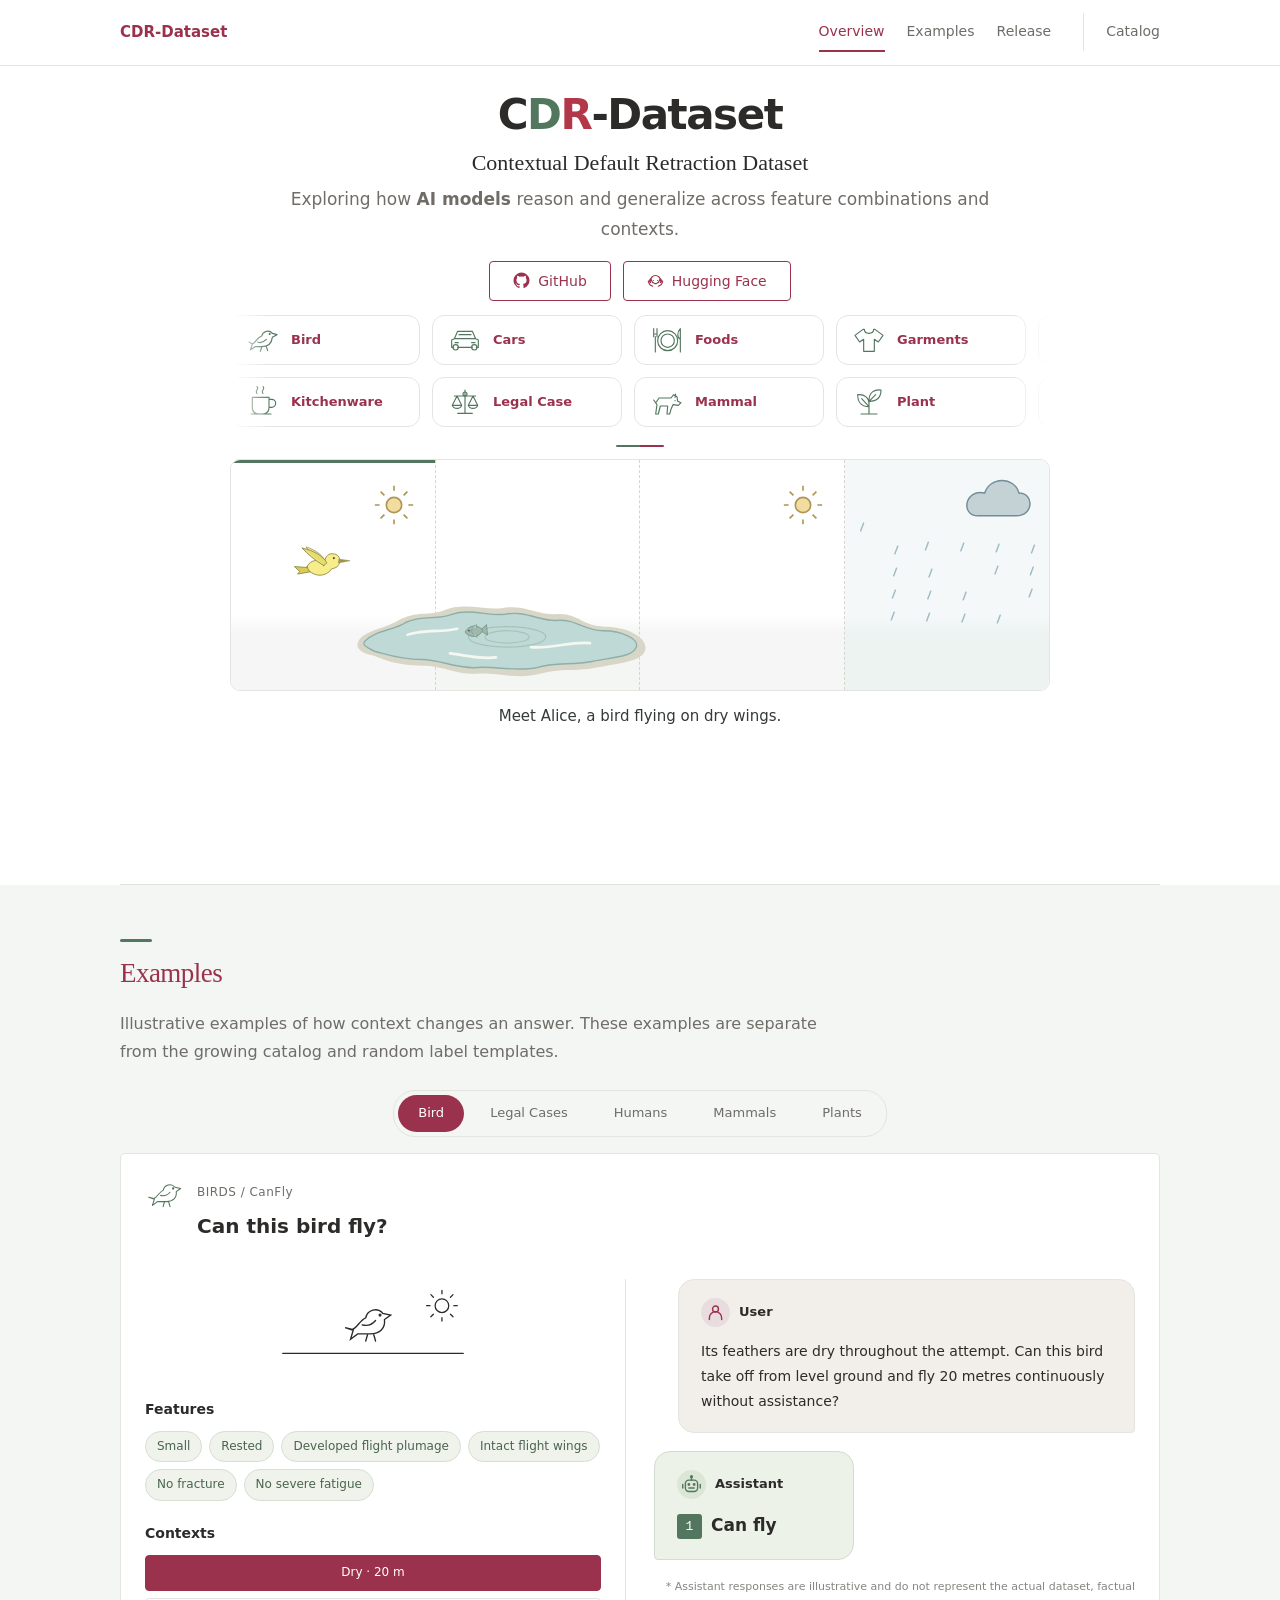
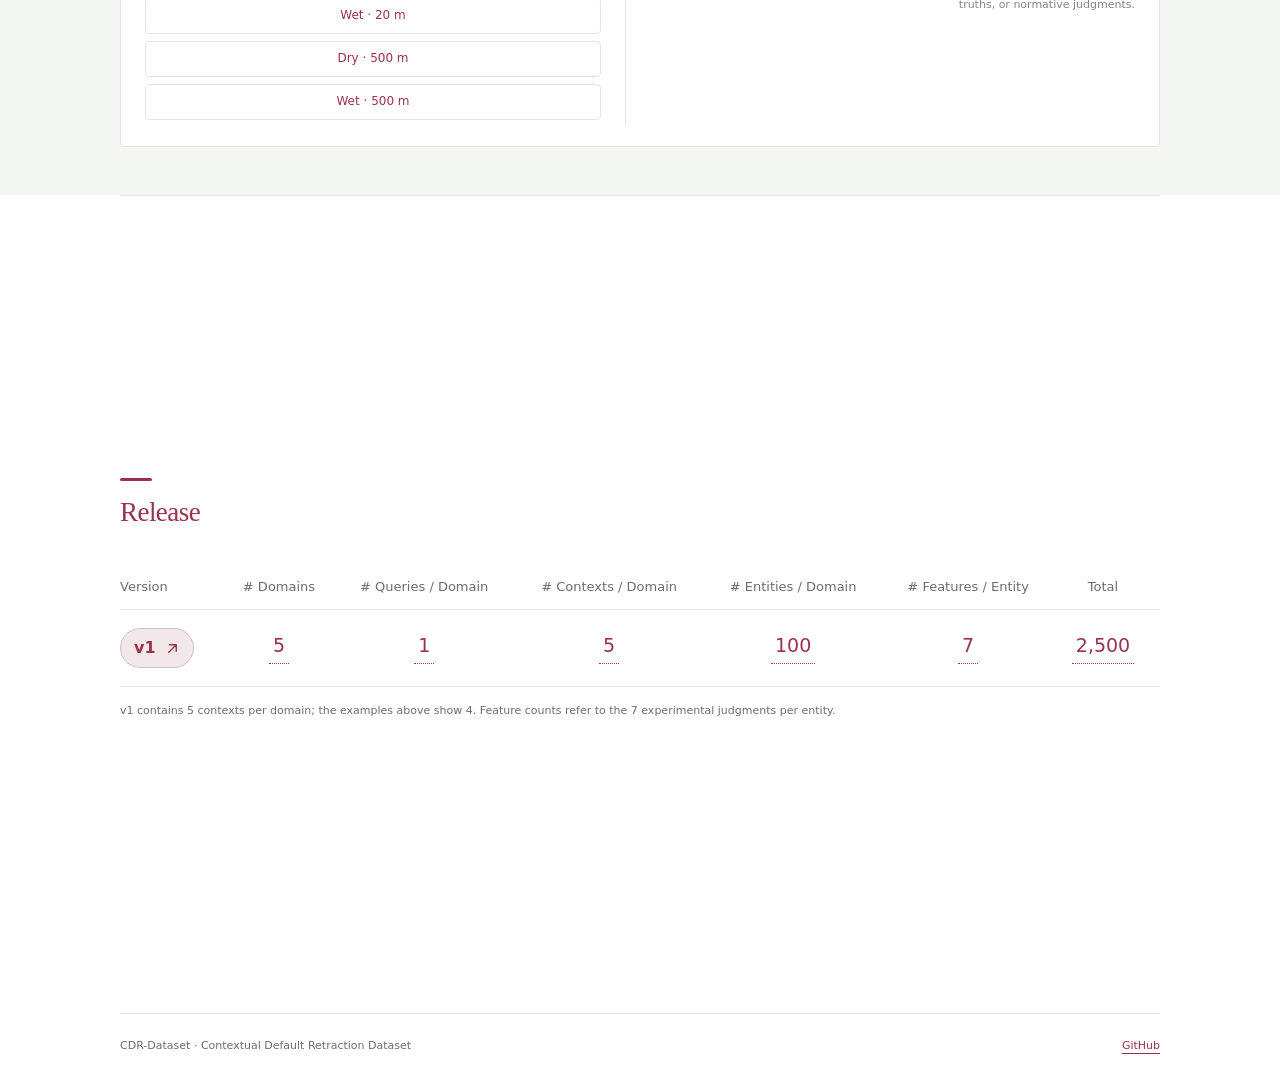
<file: docs/index.html>
<!doctype html>
<html lang="en" class="landing-page">
<head>
  <meta charset="utf-8">
  <meta name="viewport" content="width=device-width, initial-scale=1">
  <meta name="description" content="CDR-Dataset: Contextual Default Retraction Dataset. Evaluating contextual default reasoning and belief retraction in language models.">
  <meta name="theme-color" content="#9b324d">
  <title>CDR-Dataset · Contextual Default Retraction Dataset</title>
  <link rel="stylesheet" href="styles.css?v=grounding-colors-8">
  <link rel="stylesheet" href="assets/bird-animation/animation.css?v=alice-white-5">
</head>
<body>
  <a class="skip-link" href="#main">Skip to content</a>
  <header class="landing-header">
    <a class="brand" href="#overview">CDR-Dataset</a>
    <nav class="landing-nav" aria-label="Main sections">
      <a href="#overview" aria-current="location">Overview</a>
      <a href="#examples">Examples</a>
      <a href="#release">Release</a>
      <a class="landing-data-link" href="catalog/">Catalog</a>
    </nav>
  </header>
  <main id="main">
    <section id="overview" class="hero landing-section" aria-label="Overview">
      <h1>C<span class="title-d">D</span><span class="title-r">R</span>-Dataset</h1>
      <p class="subtitle">Contextual Default Retraction Dataset</p>
      <p class="lead">Exploring how <strong>AI models</strong> reason and generalize across feature combinations and contexts.</p>
      <div class="hero-links"><a class="button" href="https://github.com/leobumjin/CDR-Dataset"><svg class="button-icon" viewBox="0 0 24 24" fill="currentColor" aria-hidden="true"><path d="M12 .75a11.25 11.25 0 0 0-3.56 21.92c.56.1.77-.24.77-.54v-2.1c-3.13.68-3.79-1.33-3.79-1.33-.51-1.3-1.25-1.65-1.25-1.65-1.02-.7.08-.68.08-.68 1.13.08 1.72 1.16 1.72 1.16 1 1.72 2.63 1.22 3.27.93.1-.73.39-1.22.71-1.5-2.5-.28-5.13-1.25-5.13-5.56 0-1.23.44-2.23 1.16-3.02-.12-.28-.5-1.43.11-2.98 0 0 .95-.3 3.1 1.16a10.8 10.8 0 0 1 5.64 0c2.15-1.46 3.1-1.16 3.1-1.16.61 1.55.23 2.7.11 2.98.72.79 1.16 1.79 1.16 3.02 0 4.32-2.64 5.28-5.15 5.56.4.35.76 1.04.76 2.1v3.07c0 .3.2.65.78.54A11.25 11.25 0 0 0 12 .75Z"/></svg> GitHub</a><a class="button" href="https://huggingface.co/datasets/leo-bjpark/CDR-Dataset"><svg class="button-icon" viewBox="0 0 24 24" fill="none" stroke="currentColor" stroke-width="1.6" stroke-linecap="round" stroke-linejoin="round" aria-hidden="true"><path d="M5 12a7 7 0 1 1 14 0"/><path d="M9 12h.01M15 12h.01M9 15q3 3 6 0"/><path d="m8 20-4-2-2-4q-.5-1.5 1-1.5L5 15l-1-4q0-1.5 1.3-1L8 15m8 5 4-2 2-4q.5-1.5-1-1.5L19 15l1-4q0-1.5-1.3-1L16 15"/></svg> Hugging Face</a></div>
      <div id="catalog-combinations" class="instance-stream" aria-label="Catalog categories"></div>
      <div class="hero-divider" aria-hidden="true"></div>
      <div data-bird-demo><p class="source">Bird transition example · dry → wet → dry conditions.</p></div>
    </section>
    <section class="landing-section" id="examples" aria-labelledby="examples-title">
      <h2 id="examples-title">Examples</h2>
      <p class="examples-intro">Illustrative examples of how context changes an answer. These examples are separate from the growing catalog and random label templates.</p>
      <div class="example-domain-tabs" role="tablist" aria-label="Example domain">
        <button type="button" id="tab-bird" role="tab" aria-selected="true" aria-controls="bird-example" tabindex="0">Bird</button>
        <button type="button" id="tab-guilty" role="tab" aria-selected="false" aria-controls="guilty-example" tabindex="-1">Legal Cases</button>
        <button type="button" id="tab-humans" role="tab" aria-selected="false" aria-controls="humans-example" tabindex="-1">Humans</button>
        <button type="button" id="tab-mammals" role="tab" aria-selected="false" aria-controls="mammals-example" tabindex="-1">Mammals</button>
        <button type="button" id="tab-plants" role="tab" aria-selected="false" aria-controls="plants-example" tabindex="-1">Plants</button>
      </div>
      <div class="examples">
        <article class="example" id="bird-example" role="tabpanel" aria-labelledby="tab-bird" tabindex="0">
          <div class="example-head"><svg class="domain-art" viewBox="0 0 64 64" fill="none" stroke="currentColor" stroke-width="1.7" stroke-linecap="round" stroke-linejoin="round" aria-hidden="true"><path d="M14 36c6-2 8-10 15-13 2-9 13-12 19-5l9 2-7 5c1 10-5 16-16 16H20l-8 6 3-10-9-3z"/><path d="M25 31c4 1 10 1 15-5M31 42l-2 7m9-7 2 7"/><circle cx="45" cy="20" r="1"/></svg><div><span class="number">BIRDS / CanFly</span><h3>Can this bird fly?</h3></div></div>
          <div class="example-body">
            <div class="example-information">
<div class="bird-scene" aria-label="The same bird under dry or wet conditions"><svg viewBox="0 0 260 94" fill="none" stroke="currentColor" stroke-width="1.5" stroke-linecap="round" aria-hidden="true"><path d="M24 78h212"/><g transform="translate(91 12) scale(1.05)"><path d="M14 36c6-2 8-10 15-13 2-9 13-12 19-5l9 2-7 5c1 10-5 16-16 16H20l-8 6 3-10-9-3z"/><path d="M25 31c4 1 10 1 15-5M31 42l-2 7m9-7 2 7"/><circle cx="45" cy="20" r="1"/></g><g class="dry-weather"><circle cx="211" cy="22" r="8"/><path d="M211 8V4m0 32v4m-14-18h-4m32 0h4m-28-10-3-3m23 23 3 3m-23-3-3 3m23-23 3-3"/></g><g class="wet-weather"><path d="M193 23c-8-1-9-14 0-16 4-10 20-7 21 2 12-1 15 14 4 14zM197 33l-3 7m13-7-3 7m13-7-3 7"/></g></svg></div>
            <p class="facts"><strong>Features</strong> <span class="feature-tags"><span class="feature-tag">Small</span><span class="feature-tag">Rested</span><span class="feature-tag">Developed flight plumage</span><span class="feature-tag">Intact flight wings</span><span class="feature-tag">No fracture</span><span class="feature-tag">No severe fatigue</span></span></p>
            <p class="context-picker-label">Contexts</p>
            <div class="context-choices" role="group" aria-label="Bird flight contexts">
              <button type="button" data-bird-context="c_1" aria-pressed="true" aria-controls="bird-state">Dry · 20 m</button>
              <button type="button" data-bird-context="c_3" aria-pressed="false" aria-controls="bird-state">Wet · 20 m</button>
              <button type="button" data-bird-context="c_2" aria-pressed="false" aria-controls="bird-state">Dry · 500 m</button>
              <button type="button" data-bird-context="c_5" aria-pressed="false" aria-controls="bird-state">Wet · 500 m</button>
            </div>
            </div>
            <div class="chat-conversation" id="bird-state" aria-live="polite" aria-atomic="true">
              <div class="chat-message chat-question"><div class="chat-author"><span class="chat-avatar chat-avatar-human" role="img" aria-label="User"><svg viewBox="0 0 24 24" fill="none" stroke="currentColor" stroke-width="1.6" stroke-linecap="round" stroke-linejoin="round" aria-hidden="true"><circle cx="12" cy="8" r="3.4"/><path d="M5 20v-2a7 7 0 0 1 14 0v2"/></svg></span><span class="chat-author-name">User</span></div><p class="chat-query" data-field="query">Its feathers are dry throughout the attempt. Can this bird take off from level ground and fly 20 metres continuously without assistance?</p></div>
              <div class="chat-message chat-answer"><div class="chat-author"><span class="chat-avatar chat-avatar-ai" role="img" aria-label="AI reference answer"><svg viewBox="0 0 24 24" fill="none" stroke="currentColor" stroke-width="1.6" stroke-linecap="round" stroke-linejoin="round" aria-hidden="true"><rect x="5" y="7" width="14" height="13" rx="4"/><path d="M12 7V4M2 12v4m20-4v4m-13 0h6"/><circle cx="12" cy="3" r="1"/><circle cx="9" cy="12" r=".8"/><circle cx="15" cy="12" r=".8"/></svg></span><span class="chat-author-name">Assistant</span></div><div class="verdict"><span class="verdict-code" data-field="code">1</span><span data-field="verdict">Can fly</span></div></div>
              <p class="chat-disclaimer">* Assistant responses are illustrative and do not represent the actual dataset, factual truths, or normative judgments.</p>
            </div>
          </div>
        </article>
        <article class="example" id="guilty-example" role="tabpanel" aria-labelledby="tab-guilty" tabindex="0" hidden>
          <div class="example-head"><svg class="domain-art" viewBox="0 0 64 64" fill="none" stroke="currentColor" stroke-width="1.7" stroke-linecap="round" stroke-linejoin="round" aria-hidden="true"><path d="M32 10v43m-15 0h30M12 21h40M16 21 7 38h18zm32 0-9 17h18zM7 38c3 7 15 7 18 0m14 0c3 7 15 7 18 0"/><circle cx="32" cy="16" r="4"/></svg><div><span class="number">LEGAL CASES / IsGuilty</span><h3>Is this person guilty?</h3></div></div>
          <div class="example-body">
            <div class="example-information">
            <div class="legal-scene" aria-label="Hypothetical property-damage rule and context-specific exception"><svg viewBox="0 0 260 94" fill="none" stroke="currentColor" stroke-width="1.6" stroke-linecap="round" stroke-linejoin="round" aria-hidden="true"><path d="M24 78h212"/><g transform="translate(98 7)"><path d="M32 10v52m-15 0h30M12 23h40M16 23 7 40h18zm32 0-9 17h18zM7 40c3 7 15 7 18 0m14 0c3 7 15 7 18 0"/><circle cx="32" cy="17" r="4"/></g><g class="legal-rule-symbol"><path d="M201 19h21v27h-21zm5 7h11m-11 6h11m-11 6h7"/></g><g class="legal-exception-symbol"><path d="m211 17 13 5v11c0 8-13 14-13 14s-13-6-13-14V22zM205 32l4 4 8-9"/></g></svg></div>

            <p class="facts"><strong>Features</strong> <span class="feature-tags"><span class="feature-tag">Property damage</span><span class="feature-tag">Another person’s property</span><span class="feature-tag">Intentional</span><span class="feature-tag">No owner consent</span><span class="feature-tag">Necessity feature: true</span><span class="feature-tag">No lawful authorisation</span><span class="feature-tag">Outside official scope</span></span></p>
            <p class="context-picker-label">Contexts</p>
            <div class="context-choices" role="group" aria-label="Legal case contexts">
              <button type="button" data-legal-context="c_1" aria-pressed="true" aria-controls="guilty-state">Ordinary</button>
              <button type="button" data-legal-context="c_2" aria-pressed="false" aria-controls="guilty-state">Emergency</button>
              <button type="button" data-legal-context="c_3" aria-pressed="false" aria-controls="guilty-state">Official duty</button>
              <button type="button" data-legal-context="c_4" aria-pressed="false" aria-controls="guilty-state">Supervisor’s order</button>
            </div>
            </div>
            <div class="chat-conversation" id="guilty-state" aria-live="polite" aria-atomic="true">
              <div class="chat-message chat-question"><div class="chat-author"><span class="chat-avatar chat-avatar-human" role="img" aria-label="User"><svg viewBox="0 0 24 24" fill="none" stroke="currentColor" stroke-width="1.6" stroke-linecap="round" stroke-linejoin="round" aria-hidden="true"><circle cx="12" cy="8" r="3.4"/><path d="M5 20v-2a7 7 0 0 1 14 0v2"/></svg></span><span class="chat-author-name">User</span></div><p class="chat-query" data-field="query">This person intentionally damaged someone else’s property without consent. There is no imminent serious danger or official duty, so no exception applies. Under the supplied hypothetical rule, is this person guilty?</p></div>
              <div class="chat-message chat-answer"><div class="chat-author"><span class="chat-avatar chat-avatar-ai" role="img" aria-label="AI reference answer"><svg viewBox="0 0 24 24" fill="none" stroke="currentColor" stroke-width="1.6" stroke-linecap="round" stroke-linejoin="round" aria-hidden="true"><rect x="5" y="7" width="14" height="13" rx="4"/><path d="M12 7V4M2 12v4m20-4v4m-13 0h6"/><circle cx="12" cy="3" r="1"/><circle cx="9" cy="12" r=".8"/><circle cx="15" cy="12" r=".8"/></svg></span><span class="chat-author-name">Assistant</span></div><div class="verdict"><span class="verdict-code" data-field="code">1</span><span data-field="verdict">Guilty</span></div></div>
              <p class="chat-disclaimer">* Assistant responses are illustrative and do not represent the actual dataset, factual truths, or normative judgments.</p>
            </div>
          </div>
        </article>
        <article class="example" id="mammals-example" role="tabpanel" aria-labelledby="tab-mammals" tabindex="0" hidden>
          <div class="example-head"><svg class="domain-art" viewBox="0 0 48 48" fill="none" stroke="currentColor" stroke-width="1.7" stroke-linecap="round" stroke-linejoin="round" aria-hidden="true"><use href="assets/project-overview/icons.svg#mammal"></use></svg><div><span class="number">MAMMALS / CanSurvive</span><h3>Can this mammal survive?</h3></div></div>
          <div class="example-body">
            <div class="example-information">
            <div class="domain-scene" aria-label="Mammals example"><svg viewBox="0 0 260 94" fill="none" stroke="currentColor" stroke-width="1.6" stroke-linecap="round" stroke-linejoin="round" aria-hidden="true"><path d="M24 78h212"/><use href="assets/project-overview/icons.svg#mammal" x="99" y="8" width="62" height="62"></use></svg></div>

            <p class="facts"><strong>Features</strong> <span class="feature-tags"><span class="feature-tag">Small</span><span class="feature-tag">Adult</span><span class="feature-tag">Healthy</span><span class="feature-tag">Cold-adapted</span><span class="feature-tag">Not heat-adapted</span><span class="feature-tag">Not drought-adapted</span><span class="feature-tag">Low energy reserves</span></span></p>
            <p class="context-picker-label">Contexts</p>
            <div class="context-choices" role="group" aria-label="Mammals contexts">
              <button type="button" data-demo-domain="mammals" data-demo-context="c_1" aria-pressed="true" aria-controls="mammals-state">Mild · 7 days</button>
              <button type="button" data-demo-domain="mammals" data-demo-context="c_2" aria-pressed="false" aria-controls="mammals-state">−20°C · 24 h</button>
              <button type="button" data-demo-domain="mammals" data-demo-context="c_3" aria-pressed="false" aria-controls="mammals-state">40°C · 24 h</button>
              <button type="button" data-demo-domain="mammals" data-demo-context="c_4" aria-pressed="false" aria-controls="mammals-state">No water · 3 days</button>
            </div>
            </div>
            <div class="chat-conversation" id="mammals-state" aria-live="polite" aria-atomic="true">
              <div class="chat-message chat-question"><div class="chat-author"><span class="chat-avatar chat-avatar-human" role="img" aria-label="User"><svg viewBox="0 0 24 24" fill="none" stroke="currentColor" stroke-width="1.6" stroke-linecap="round" stroke-linejoin="round" aria-hidden="true"><circle cx="12" cy="8" r="3.4"/><path d="M5 20v-2a7 7 0 0 1 14 0v2"/></svg></span><span class="chat-author-name">User</span></div><p class="chat-query" data-field="query">At a temperature suitable for its species, with appropriate food and hydration supplied, can this mammal survive 7 days in a safe enclosure? Keep its age, health, and energy reserves unchanged.</p></div>
              <div class="chat-message chat-answer"><div class="chat-author"><span class="chat-avatar chat-avatar-ai" role="img" aria-label="AI reference answer"><svg viewBox="0 0 24 24" fill="none" stroke="currentColor" stroke-width="1.6" stroke-linecap="round" stroke-linejoin="round" aria-hidden="true"><rect x="5" y="7" width="14" height="13" rx="4"/><path d="M12 7V4M2 12v4m20-4v4m-13 0h6"/><circle cx="12" cy="3" r="1"/><circle cx="9" cy="12" r=".8"/><circle cx="15" cy="12" r=".8"/></svg></span><span class="chat-author-name">Assistant</span></div><div class="verdict"><span class="verdict-code" data-field="code">1</span><span data-field="verdict">Can survive</span></div></div>
              <p class="chat-disclaimer">* Assistant responses are illustrative and do not represent the actual dataset, factual truths, or normative judgments.</p>
            </div>
          </div>
        </article>
        <article class="example" id="plants-example" role="tabpanel" aria-labelledby="tab-plants" tabindex="0" hidden>
          <div class="example-head"><svg class="domain-art" viewBox="0 0 48 48" fill="none" stroke="currentColor" stroke-width="1.7" stroke-linecap="round" stroke-linejoin="round" aria-hidden="true"><use href="assets/project-overview/icons.svg#plant"></use></svg><div><span class="number">PLANTS / CanSurvive</span><h3>Can this plant survive?</h3></div></div>
          <div class="example-body">
            <div class="example-information">
            <div class="domain-scene" aria-label="Plants example"><svg viewBox="0 0 260 94" fill="none" stroke="currentColor" stroke-width="1.6" stroke-linecap="round" stroke-linejoin="round" aria-hidden="true"><path d="M24 78h212"/><use href="assets/project-overview/icons.svg#plant" x="99" y="8" width="62" height="62"></use></svg></div>

            <p class="facts"><strong>Features</strong> <span class="feature-tags"><span class="feature-tag">Established roots</span><span class="feature-tag">Healthy</span><span class="feature-tag">Moist soil</span><span class="feature-tag">Not succulent</span><span class="feature-tag">Not a fern</span><span class="feature-tag">Not a shrub</span><span class="feature-tag">Succulent leaves: ambiguous</span></span></p>
            <p class="context-picker-label">Contexts</p>
            <div class="context-choices" role="group" aria-label="Plants contexts">
              <button type="button" data-demo-domain="plants" data-demo-context="c_1" aria-pressed="true" aria-controls="plants-state">No water · 3 days</button>
              <button type="button" data-demo-domain="plants" data-demo-context="c_2" aria-pressed="false" aria-controls="plants-state">Hot drought · 30 days</button>
              <button type="button" data-demo-domain="plants" data-demo-context="c_3" aria-pressed="false" aria-controls="plants-state">Freezing · 7 days</button>
              <button type="button" data-demo-domain="plants" data-demo-context="c_4" aria-pressed="false" aria-controls="plants-state">Watered · 7 days</button>
            </div>
            </div>
            <div class="chat-conversation" id="plants-state" aria-live="polite" aria-atomic="true">
              <div class="chat-message chat-question"><div class="chat-author"><span class="chat-avatar chat-avatar-human" role="img" aria-label="User"><svg viewBox="0 0 24 24" fill="none" stroke="currentColor" stroke-width="1.6" stroke-linecap="round" stroke-linejoin="round" aria-hidden="true"><circle cx="12" cy="8" r="3.4"/><path d="M5 20v-2a7 7 0 0 1 14 0v2"/></svg></span><span class="chat-author-name">User</span></div><p class="chat-query" data-field="query">The plant stays in a 10-litre pot with suitable well-drained soil, no pests, and no external water reservoir. Without watering or rain, can it survive 3 days at 20°C and 50% humidity, with 12 hours of bright indirect light daily?</p></div>
              <div class="chat-message chat-answer"><div class="chat-author"><span class="chat-avatar chat-avatar-ai" role="img" aria-label="AI reference answer"><svg viewBox="0 0 24 24" fill="none" stroke="currentColor" stroke-width="1.6" stroke-linecap="round" stroke-linejoin="round" aria-hidden="true"><rect x="5" y="7" width="14" height="13" rx="4"/><path d="M12 7V4M2 12v4m20-4v4m-13 0h6"/><circle cx="12" cy="3" r="1"/><circle cx="9" cy="12" r=".8"/><circle cx="15" cy="12" r=".8"/></svg></span><span class="chat-author-name">Assistant</span></div><div class="verdict"><span class="verdict-code" data-field="code">1</span><span data-field="verdict">Can survive</span></div></div>
              <p class="chat-disclaimer">* Assistant responses are illustrative and do not represent the actual dataset, factual truths, or normative judgments.</p>
            </div>
          </div>
        </article>
        <article class="example" id="humans-example" role="tabpanel" aria-labelledby="tab-humans" tabindex="0" hidden>
          <div class="example-head"><svg class="domain-art" viewBox="0 0 48 48" fill="none" stroke="currentColor" stroke-width="1.7" stroke-linecap="round" stroke-linejoin="round" aria-hidden="true"><use href="assets/project-overview/icons.svg#human"></use></svg><div><span class="number">HUMANS / CanRun</span><h3>Can this person run?</h3></div></div>
          <div class="example-body">
            <div class="example-information">
            <div class="domain-scene" aria-label="Humans example"><svg viewBox="0 0 260 94" fill="none" stroke="currentColor" stroke-width="1.6" stroke-linecap="round" stroke-linejoin="round" aria-hidden="true"><path d="M24 78h212"/><use href="assets/project-overview/icons.svg#human" x="99" y="8" width="62" height="62"></use></svg></div>

            <p class="facts"><strong>Features</strong> <span class="feature-tags"><span class="feature-tag">Rested</span><span class="feature-tag">Unrestricted mobility</span><span class="feature-tag">Uphill training</span><span class="feature-tag">Can sustain 10 km/h</span><span class="feature-tag">No regular training</span><span class="feature-tag">100 m endurance: false</span><span class="feature-tag">5 km endurance: false</span></span></p>
            <p class="context-picker-label">Contexts</p>
            <div class="context-choices" role="group" aria-label="Humans contexts">
              <button type="button" data-demo-domain="humans" data-demo-context="c_1" aria-pressed="true" aria-controls="humans-state">100 m · 8 km/h</button>
              <button type="button" data-demo-domain="humans" data-demo-context="c_2" aria-pressed="false" aria-controls="humans-state">5 km · 10 km/h</button>
              <button type="button" data-demo-domain="humans" data-demo-context="c_3" aria-pressed="false" aria-controls="humans-state">Uphill · 1 km</button>
              <button type="button" data-demo-domain="humans" data-demo-context="c_4" aria-pressed="false" aria-controls="humans-state">100 m · 12 km/h</button>
            </div>
            </div>
            <div class="chat-conversation" id="humans-state" aria-live="polite" aria-atomic="true">
              <div class="chat-message chat-question"><div class="chat-author"><span class="chat-avatar chat-avatar-human" role="img" aria-label="User"><svg viewBox="0 0 24 24" fill="none" stroke="currentColor" stroke-width="1.6" stroke-linecap="round" stroke-linejoin="round" aria-hidden="true"><circle cx="12" cy="8" r="3.4"/><path d="M5 20v-2a7 7 0 0 1 14 0v2"/></svg></span><span class="chat-author-name">User</span></div><p class="chat-query" data-field="query">On a dry, level track at 20°C, can this person run 100 metres continuously at 8 km/h without walking breaks or external assistance? Keep their training, mobility, and fatigue unchanged.</p></div>
              <div class="chat-message chat-answer"><div class="chat-author"><span class="chat-avatar chat-avatar-ai" role="img" aria-label="AI reference answer"><svg viewBox="0 0 24 24" fill="none" stroke="currentColor" stroke-width="1.6" stroke-linecap="round" stroke-linejoin="round" aria-hidden="true"><rect x="5" y="7" width="14" height="13" rx="4"/><path d="M12 7V4M2 12v4m20-4v4m-13 0h6"/><circle cx="12" cy="3" r="1"/><circle cx="9" cy="12" r=".8"/><circle cx="15" cy="12" r=".8"/></svg></span><span class="chat-author-name">Assistant</span></div><div class="verdict"><span class="verdict-code" data-field="code">1</span><span data-field="verdict">Can run</span></div></div>
              <p class="chat-disclaimer">* Assistant responses are illustrative and do not represent the actual dataset, factual truths, or normative judgments.</p>
            </div>
          </div>
        </article>
      </div>

    </section>
    <section id="release" class="landing-section" aria-labelledby="statistics-title">
      <span id="statistics" class="landing-anchor" aria-hidden="true"></span>
      <h2 id="statistics-title">Release</h2>
      <div class="resource-table-wrap dataset-summary">
        <table class="resource-table">
          <caption class="sr-only">Version 1 dataset structure</caption>
          <thead><tr><th scope="col">Version</th><th scope="col"># Domains</th><th scope="col"># Queries / Domain</th><th scope="col"># Contexts / Domain</th><th scope="col"># Entities / Domain</th><th scope="col"># Features / Entity</th><th scope="col">Total</th></tr></thead>
          <tbody><tr><th scope="row"><a class="version-detail-link" href="v1/" aria-label="View v1 dataset details" title="View v1 dataset details">v1 <svg viewBox="0 0 16 16" fill="none" stroke="currentColor" stroke-width="1.5" stroke-linecap="round" stroke-linejoin="round" aria-hidden="true"><path d="M4 12 12 4M5 4h7v7"/></svg></a></th><td><button type="button" class="stat-example-button" data-statistic="domains" aria-describedby="statistic-examples" aria-label="5. Show example domains">5</button></td><td><button type="button" class="stat-example-button" data-statistic="queries" aria-describedby="statistic-examples" aria-label="1. Show example queries">1</button></td><td><button type="button" class="stat-example-button" data-statistic="contexts" aria-describedby="statistic-examples" aria-label="5. Show example contexts">5</button></td><td><button type="button" class="stat-example-button" data-statistic="entities" aria-describedby="statistic-examples" aria-label="100. Show example entities">100</button></td><td><button type="button" class="stat-example-button" data-statistic="features" aria-describedby="statistic-examples" aria-label="7. Show example features">7</button></td><td><button type="button" class="stat-example-button" data-statistic="total" aria-describedby="statistic-examples" aria-label="2,500. Show example sample combinations">2,500</button></td></tr></tbody>
        </table>
      </div>
      <div id="statistic-examples" class="statistic-tooltip" role="tooltip" hidden><strong id="statistic-example-title"></strong><p id="statistic-example-text"></p></div>
      <p class="statistics-note">v1 contains 5 contexts per domain; the examples above show 4. Feature counts refer to the 7 experimental judgments per entity.</p>
    </section>
  </main>
  <footer><span>CDR-Dataset · Contextual Default Retraction Dataset</span><a href="https://github.com/leobumjin/CDR-Dataset">GitHub</a></footer>
  <script src="assets/landing-navigation.js" defer></script>
  <script src="assets/dataset-examples/examples.js" defer></script>
  <script src="assets/project-overview/statistics.js" defer></script>
  <script src="assets/catalog-explorer.js?v=feature-samples-icons-3" defer></script>
  <script src="assets/bird-animation/animation.js?v=alice-captions-2" defer></script>
  <script>

    const domainTabs = Array.from(document.querySelectorAll('.example-domain-tabs [role="tab"][aria-controls]'));
    function selectExampleDomain(tab, focus = false) {
      domainTabs.forEach(item => {
        const selected = item === tab;
        item.setAttribute('aria-selected', String(selected));
        item.tabIndex = selected ? 0 : -1;
        document.getElementById(item.getAttribute('aria-controls')).hidden = !selected;
      });
      if (focus) tab.focus();
    }
    domainTabs.forEach((tab, index) => {
      tab.addEventListener('click', () => selectExampleDomain(tab));
      tab.addEventListener('keydown', event => {
        let next;
        if (event.key === 'ArrowRight') next = (index + 1) % domainTabs.length;
        else if (event.key === 'ArrowLeft') next = (index - 1 + domainTabs.length) % domainTabs.length;
        else if (event.key === 'Home') next = 0;
        else if (event.key === 'End') next = domainTabs.length - 1;
        else return;
        event.preventDefault();
        selectExampleDomain(domainTabs[next], true);
      });
    });
    const birdContextStates = {"c_1": {"query": "Its feathers are dry throughout the attempt. Can this bird take off from level ground and fly 20 metres continuously without assistance?", "code": "1", "verdict": "Can fly"}, "c_2": {"query": "Its feathers are dry throughout the attempt. Can this bird take off from level ground and fly 500 metres continuously without assistance?", "code": "1", "verdict": "Can fly"}, "c_3": {"query": "Its feathers are thoroughly wet after heavy rain and cannot dry before takeoff. Can this bird take off from level ground and fly 20 metres continuously without assistance?", "code": "0", "verdict": "Cannot fly"}, "c_4": {"query": "Its feathers are dry throughout the attempt. Can this bird take off from level ground and fly 5 metres continuously without assistance?", "code": "1", "verdict": "Can fly"}, "c_5": {"query": "Its feathers are thoroughly wet after heavy rain and cannot dry before takeoff. Can this bird take off from level ground and fly 500 metres continuously without assistance?", "code": "0", "verdict": "Cannot fly"}};
    function setBirdContext(contextId) {
      const card = document.getElementById('bird-example');
      const state = birdContextStates[contextId];
      card.querySelectorAll('[data-field]').forEach(field => { field.textContent = state[field.dataset.field]; });
      const wet = contextId === 'c_3' || contextId === 'c_5';
      card.classList.toggle('changed', wet);
      document.querySelectorAll('[data-bird-context]').forEach(button => button.setAttribute('aria-pressed', String(button.dataset.birdContext === contextId)));
    }
    document.querySelectorAll('[data-bird-context]').forEach(button => button.addEventListener('click', () => setBirdContext(button.dataset.birdContext)));

    const legalContextStates = {"c_1": {"query": "This person intentionally damaged someone else\u2019s property without consent. There is no imminent serious danger or official duty, so no exception applies. Under the supplied hypothetical rule, is this person guilty?", "code": "1", "verdict": "Guilty"}, "c_2": {"query": "The same damage was solely necessary to prevent imminent serious harm to a person. In this emergency context, the supplied hypothetical rule exempts necessary damage. Is this person guilty?", "code": "0", "verdict": "Not guilty"}, "c_3": {"query": "The person is performing official duties, with no imminent serious danger. The damage was not lawfully authorised and was outside the authorised scope. Under the supplied rule, official status alone does not excuse the damage. Is this person guilty?", "code": "1", "verdict": "Guilty"}, "c_4": {"query": "A supervisor ordered the person to damage the property. There is no emergency or official duty, and the supervisor does not act for the property owner. Under the supplied rule, the order creates neither consent nor an exception. Is this person guilty?", "code": "1", "verdict": "Guilty"}};
    function setLegalContext(contextId) {
      const card = document.getElementById('guilty-example');
      const state = legalContextStates[contextId];
      card.querySelectorAll('[data-field]').forEach(field => { field.textContent = state[field.dataset.field]; });
      card.classList.toggle('changed', state.code === '0');
      document.querySelectorAll('[data-legal-context]').forEach(button => button.setAttribute('aria-pressed', String(button.dataset.legalContext === contextId)));
    }
    document.querySelectorAll('[data-legal-context]').forEach(button => button.addEventListener('click', () => setLegalContext(button.dataset.legalContext)));
  </script>
</body>
</html>
</file>
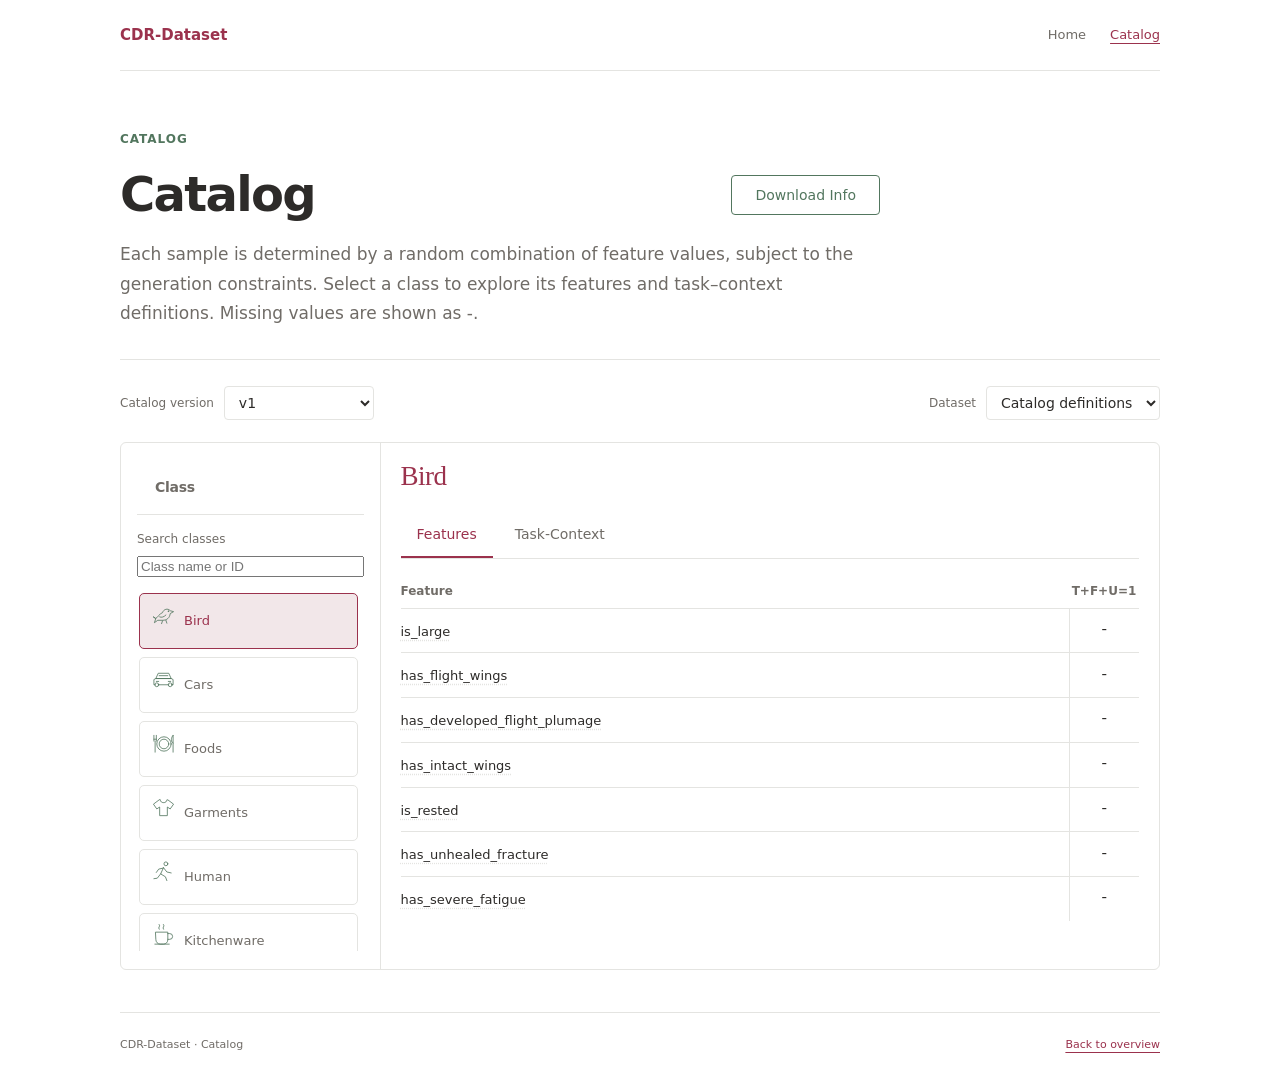
<file: docs/catalog/index.html>
<!doctype html>
<html lang="en">
<head>
  <meta charset="utf-8">
  <meta name="viewport" content="width=device-width, initial-scale=1">
  <meta name="description" content="Explore CDR-Dataset classes, features and task–context definitions.">
  <title>Catalog · CDR-Dataset</title>
  <link rel="stylesheet" href="../styles.css?v=catalog-version-11">
</head>
<body data-catalog-view="catalog">
  <a class="skip-link" href="#main">Skip to content</a>
  <header><a class="brand" href="../">CDR-Dataset</a><nav class="page-nav" aria-label="Main navigation"><a href="../">Home</a><a href="../catalog/" aria-current="page">Catalog</a></nav></header>
  <main id="main">
    <div class="catalog-page-heading"><p class="catalog-kicker">Catalog</p><div class="instances-title-row"><h1 id="catalog-title">Catalog</h1><div class="instances-downloads"><a class="button secondary" href="../assets/info.json" download="info.json">Download Info</a></div></div><p>Each sample is determined by a random combination of feature values, subject to the generation constraints. Select a class to explore its features and task–context definitions. Missing values are shown as -.</p></div>
    <section aria-labelledby="catalog-title" class="catalog-browser">

      <div class="instance-toolbar">
        <div class="instance-filter-heading"><label class="instance-source-control">Catalog version <select id="catalog-version"><option value="v1" selected>v1</option></select></label><label class="instance-source-control">Dataset <select id="instance-label-source"><option value="">Catalog</option></select></label></div>
      </div>
      <div id="catalog-panel" aria-labelledby="catalog-title" tabindex="0">
        <div class="instance-workspace instance-workspace-classes">
          <aside class="instance-sidebar class-sidebar" aria-label="Feature groups">
            <h2 id="instance-class-label" class="instance-column-title">Class</h2>
            <label class="class-search">Search classes<input id="class-search" type="search" placeholder="Class name or ID"></label>
            <div id="instance-class-buttons" class="instance-class-buttons" role="group" aria-labelledby="instance-class-label"></div>
          </aside>
          <div id="instance-detail-content" class="instance-detail"><p>Select a class to view its features.</p></div>
        </div>
      </div>
      <noscript><p>Enable JavaScript to browse, or <a href="../assets/catalog.json">download the catalog definitions</a>.</p></noscript>
    </section>
  </main>
  <footer><span>CDR-Dataset · Catalog</span><a href="../">Back to overview</a></footer>
  <script src="../assets/catalog-explorer.js?v=catalog-version-11" defer></script>
</body>
</html>
</file>
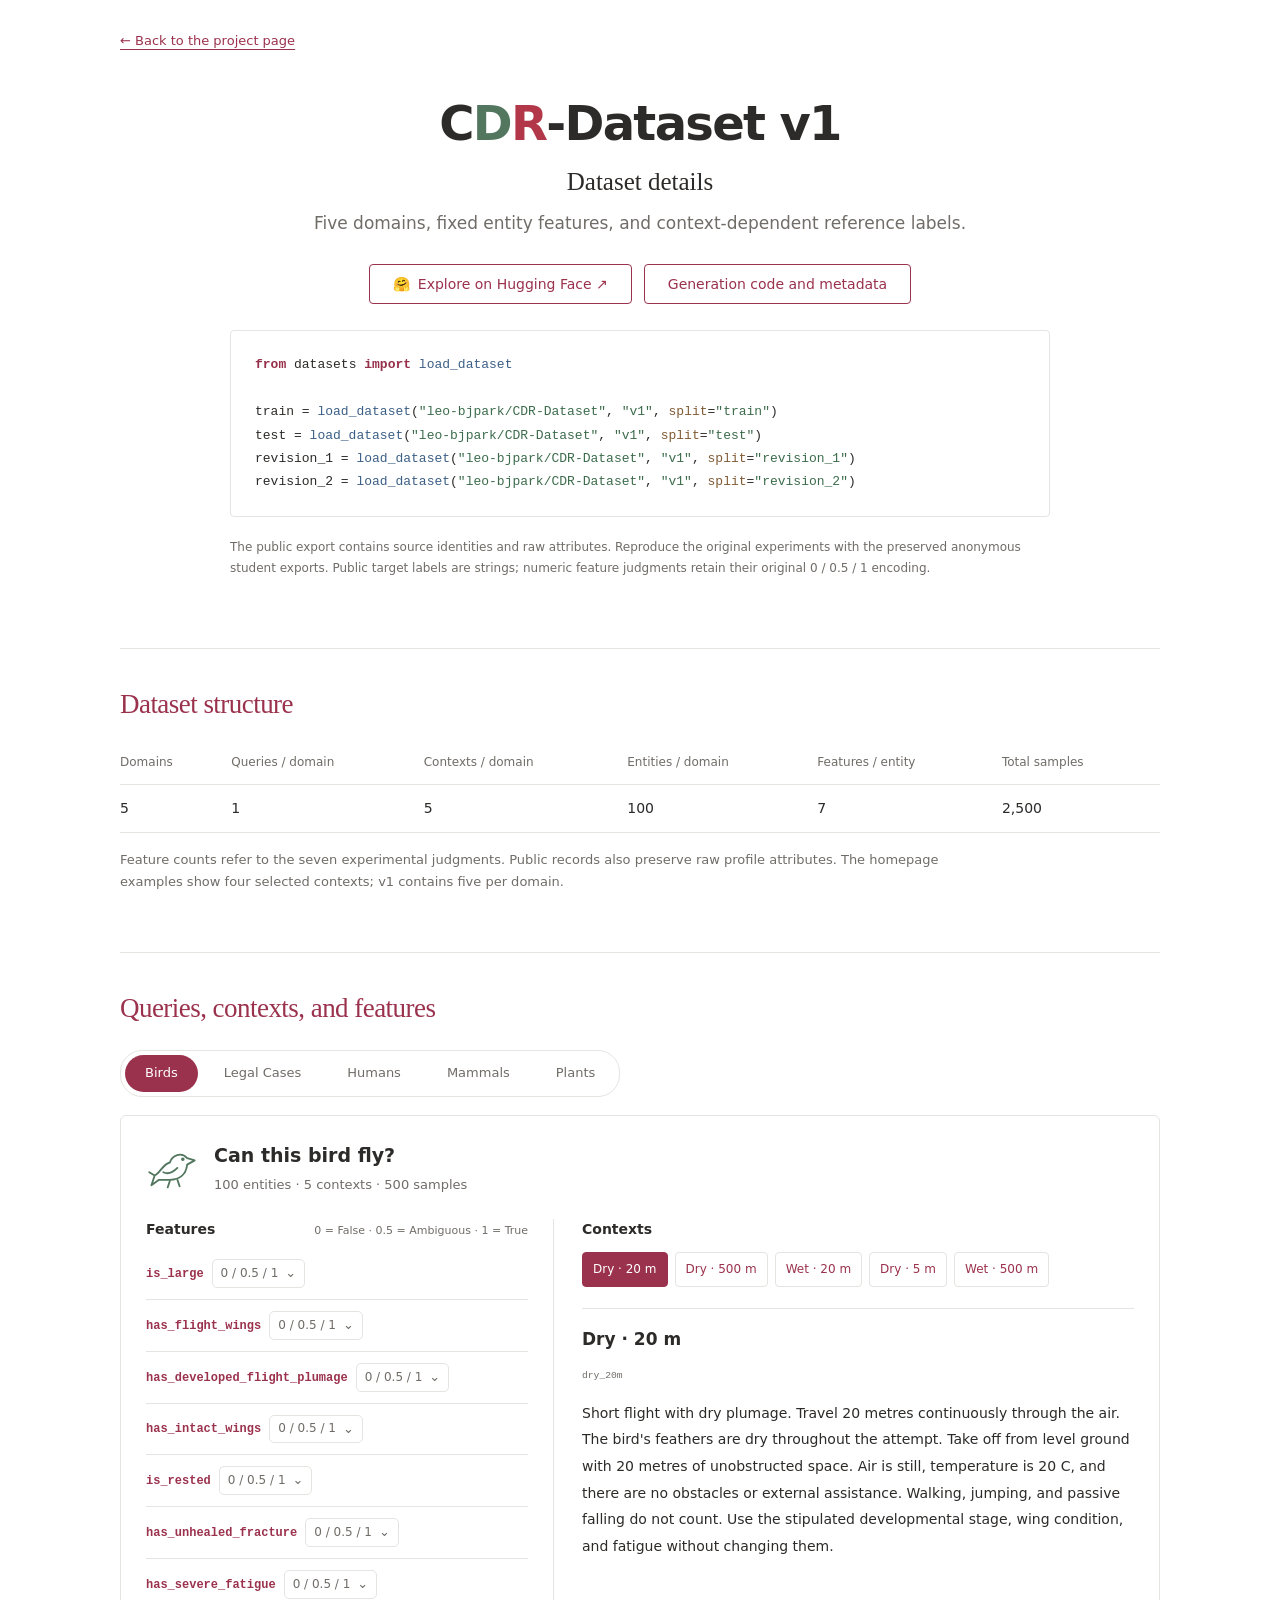
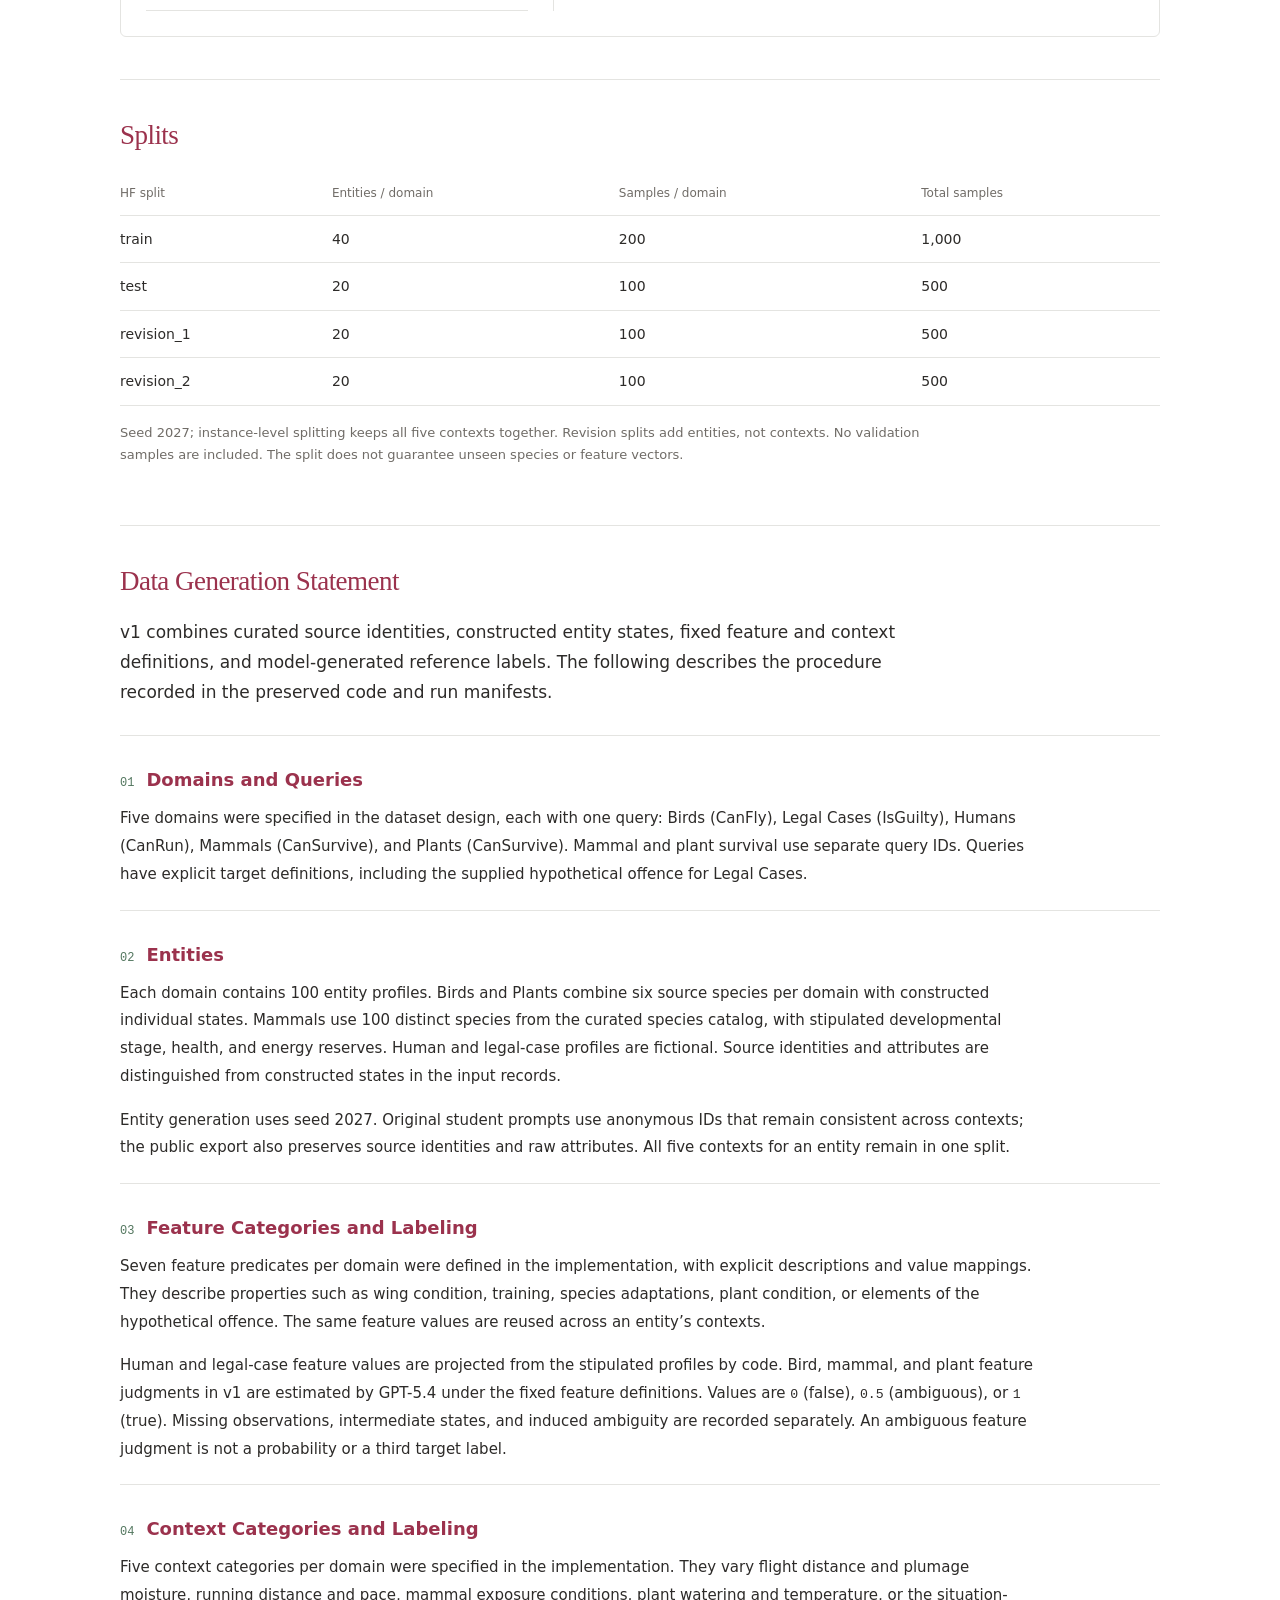
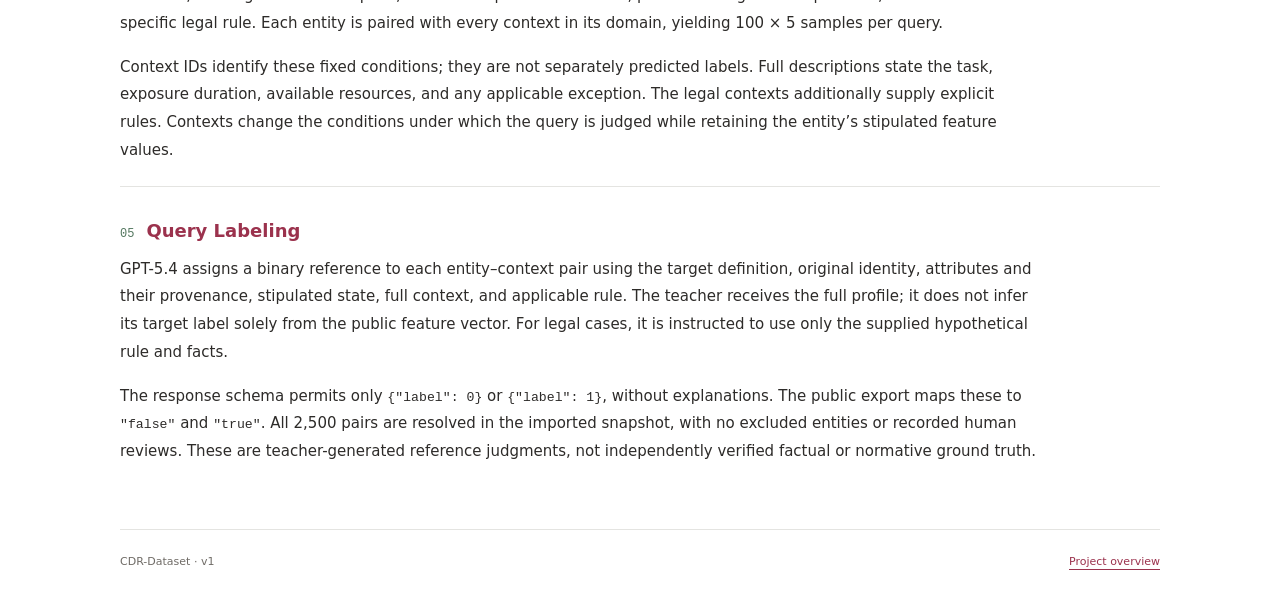
<file: docs/v1/index.html>
<!doctype html>
<html lang="en">
<head>
  <meta charset="utf-8">
  <meta name="viewport" content="width=device-width, initial-scale=1">
  <meta name="description" content="CDR-Dataset v1: dataset structure, context and feature definitions, splits, public format, and generation resources.">
  <meta name="theme-color" content="#9b324d">
  <title>CDR-Dataset v1 · Dataset details</title>
  <link rel="stylesheet" href="../styles.css?v=white-3">
</head>
<body>
  <a class="skip-link" href="#main">Skip to content</a>
  <main id="main" class="version-details-page">
    <p class="back-link"><a href="../#statistics">← Back to the project page</a></p>
    <div class="hero version-details-hero">
      <h1>C<span class="title-d">D</span><span class="title-r">R</span>-Dataset v1</h1>
      <p class="subtitle">Dataset details</p>
      <p class="lead">Five domains, fixed entity features, and context-dependent reference labels.</p>
      <div class="hero-links"><a class="button" href="https://huggingface.co/datasets/leo-bjpark/CDR-Dataset/viewer/v1/train"><span aria-hidden="true">🤗</span> Explore on Hugging Face ↗</a><a class="button secondary" href="https://github.com/leobumjin/CDR-Dataset/tree/main/versions/v1">Generation code and metadata</a></div>
      <div class="version-quickstart">
      <pre class="python-code"><code class="language-python"><span class="syntax-keyword">from</span> datasets <span class="syntax-keyword">import</span> <span class="syntax-function">load_dataset</span>

train = <span class="syntax-function">load_dataset</span>(<span class="syntax-string">&quot;leo-bjpark/CDR-Dataset&quot;</span>, <span class="syntax-string">&quot;v1&quot;</span>, <span class="syntax-parameter">split</span>=<span class="syntax-string">&quot;train&quot;</span>)
test = <span class="syntax-function">load_dataset</span>(<span class="syntax-string">&quot;leo-bjpark/CDR-Dataset&quot;</span>, <span class="syntax-string">&quot;v1&quot;</span>, <span class="syntax-parameter">split</span>=<span class="syntax-string">&quot;test&quot;</span>)
revision_1 = <span class="syntax-function">load_dataset</span>(<span class="syntax-string">&quot;leo-bjpark/CDR-Dataset&quot;</span>, <span class="syntax-string">&quot;v1&quot;</span>, <span class="syntax-parameter">split</span>=<span class="syntax-string">&quot;revision_1&quot;</span>)
revision_2 = <span class="syntax-function">load_dataset</span>(<span class="syntax-string">&quot;leo-bjpark/CDR-Dataset&quot;</span>, <span class="syntax-string">&quot;v1&quot;</span>, <span class="syntax-parameter">split</span>=<span class="syntax-string">&quot;revision_2&quot;</span>)</code></pre>
      <p class="source">The public export contains source identities and raw attributes. Reproduce the original experiments with the preserved anonymous student exports. Public target labels are strings; numeric feature judgments retain their original 0 / 0.5 / 1 encoding.</p>
      </div>
    </div>
    <section aria-labelledby="structure-title"><h2 id="structure-title">Dataset structure</h2>
      <div class="resource-table-wrap"><table class="resource-table"><thead><tr><th scope="col">Domains</th><th scope="col">Queries / domain</th><th scope="col">Contexts / domain</th><th scope="col">Entities / domain</th><th scope="col">Features / entity</th><th scope="col">Total samples</th></tr></thead><tbody><tr><td>5</td><td>1</td><td>5</td><td>100</td><td>7</td><td>2,500</td></tr></tbody></table></div>
      <p class="source">Feature counts refer to the seven experimental judgments. Public records also preserve raw profile attributes. The homepage examples show four selected contexts; v1 contains five per domain.</p>
    </section>
    <section aria-labelledby="domains-title"><h2 id="domains-title">Queries, contexts, and features</h2>
      
      <div class="example-domain-tabs" role="tablist" aria-label="Dataset domain" data-tab-group><button type="button" id="metadata-birds-tab" role="tab" aria-selected="true" aria-controls="metadata-birds-panel" tabindex="0">Birds</button><button type="button" id="metadata-legal_cases-tab" role="tab" aria-selected="false" aria-controls="metadata-legal_cases-panel" tabindex="-1">Legal Cases</button><button type="button" id="metadata-humans-tab" role="tab" aria-selected="false" aria-controls="metadata-humans-panel" tabindex="-1">Humans</button><button type="button" id="metadata-mammals-tab" role="tab" aria-selected="false" aria-controls="metadata-mammals-panel" tabindex="-1">Mammals</button><button type="button" id="metadata-plants-tab" role="tab" aria-selected="false" aria-controls="metadata-plants-panel" tabindex="-1">Plants</button></div>
      <div class="metadata-domain-panels"><article id="metadata-birds-panel" class="metadata-domain-panel" role="tabpanel" aria-labelledby="metadata-birds-tab" tabindex="0">
 <div class="metadata-domain-heading"><svg class="domain-art" viewBox="0 0 48 48" fill="none" stroke="currentColor" stroke-width="1.7" stroke-linecap="round" stroke-linejoin="round" aria-hidden="true"><use href="../assets/project-overview/icons.svg#bird"></use></svg><div><h3>Can this bird fly?</h3><span class="source">100 entities · 5 contexts · 500 samples</span></div></div>
 <div class="metadata-browser-grid"><div class="metadata-features"><div class="feature-section-header"><h3>Features</h3><span class="feature-value-legend">0 = False · 0.5 = Ambiguous · 1 = True</span></div><details class="feature-definition feature-value-toggle"><summary class="feature-definition-heading"><code>is_large</code><span class="feature-encoding">0 / 0.5 / 1<span class="feature-toggle-chevron" aria-hidden="true">⌄</span></span></summary><p>Adult size judgment: <span class="feature-value-tag">large</span>/<span class="feature-value-tag">very_large</span> = 1, <span class="feature-value-tag">medium</span> = 0.5, <span class="feature-value-tag">small</span>/<span class="feature-value-tag">tiny</span> = 0.</p></details><details class="feature-definition feature-value-toggle"><summary class="feature-definition-heading"><code>has_flight_wings</code><span class="feature-encoding">0 / 0.5 / 1<span class="feature-toggle-chevron" aria-hidden="true">⌄</span></span></summary><p>Wing structure is <span class="feature-value-tag">feathered</span>, <span class="feature-value-tag">broad_feathered</span>, or <span class="feature-value-tag">short_feathered</span>, rather than flippers or <span class="feature-value-tag">loose noninterlocking feathers</span>.</p></details><details class="feature-definition feature-value-toggle"><summary class="feature-definition-heading"><code>has_developed_flight_plumage</code><span class="feature-encoding">0 / 0.5 / 1<span class="feature-toggle-chevron" aria-hidden="true">⌄</span></span></summary><p>Adult or juvenile with complete flight plumage = 1; <span class="feature-value-tag">nestling</span> = 0. This does not imply a flight-capable species.</p></details><details class="feature-definition feature-value-toggle"><summary class="feature-definition-heading"><code>has_intact_wings</code><span class="feature-encoding">0 / 0.5 / 1<span class="feature-toggle-chevron" aria-hidden="true">⌄</span></span></summary><p>Wing integrity: <span class="feature-value-tag">intact</span> = 1, <span class="feature-value-tag">minor feather damage</span> = 0.5, <span class="feature-value-tag">unhealed fracture</span> = 0.</p></details><details class="feature-definition feature-value-toggle"><summary class="feature-definition-heading"><code>is_rested</code><span class="feature-encoding">0 / 0.5 / 1<span class="feature-toggle-chevron" aria-hidden="true">⌄</span></span></summary><p>Rest judgment: <span class="feature-value-tag">rested</span> = 1, <span class="feature-value-tag">moderate</span> fatigue = 0.5, <span class="feature-value-tag">severe</span> fatigue = 0.</p></details><details class="feature-definition feature-value-toggle"><summary class="feature-definition-heading"><code>has_unhealed_fracture</code><span class="feature-encoding">0 / 0.5 / 1<span class="feature-toggle-chevron" aria-hidden="true">⌄</span></span></summary><p>The stipulated wing condition includes an <span class="feature-value-tag">unhealed fracture</span>.</p></details><details class="feature-definition feature-value-toggle"><summary class="feature-definition-heading"><code>has_severe_fatigue</code><span class="feature-encoding">0 / 0.5 / 1<span class="feature-toggle-chevron" aria-hidden="true">⌄</span></span></summary><p>Fatigue severity: <span class="feature-value-tag">severe</span> = 1, <span class="feature-value-tag">moderate</span> = 0.5, <span class="feature-value-tag">rested</span> = 0.</p></details></div><div class="metadata-context-browser"><h3>Contexts</h3><div class="metadata-context-tabs" role="tablist" aria-label="Birds contexts" data-tab-group><button type="button" id="metadata-birds-c_1-tab" role="tab" aria-selected="true" aria-controls="metadata-birds-c_1-panel" tabindex="0">Dry · 20 m</button><button type="button" id="metadata-birds-c_2-tab" role="tab" aria-selected="false" aria-controls="metadata-birds-c_2-panel" tabindex="-1">Dry · 500 m</button><button type="button" id="metadata-birds-c_3-tab" role="tab" aria-selected="false" aria-controls="metadata-birds-c_3-panel" tabindex="-1">Wet · 20 m</button><button type="button" id="metadata-birds-c_4-tab" role="tab" aria-selected="false" aria-controls="metadata-birds-c_4-panel" tabindex="-1">Dry · 5 m</button><button type="button" id="metadata-birds-c_5-tab" role="tab" aria-selected="false" aria-controls="metadata-birds-c_5-panel" tabindex="-1">Wet · 500 m</button></div><div id="metadata-birds-c_1-panel" class="metadata-context" role="tabpanel" aria-labelledby="metadata-birds-c_1-tab" tabindex="0"><h3>Dry · 20 m</h3><p class="metadata-id"><code>dry_20m</code></p><p>Short flight with dry plumage. Travel 20 metres continuously through the air. The bird&#x27;s feathers are dry throughout the attempt. Take off from level ground with 20 metres of unobstructed space. Air is still, temperature is 20 C, and there are no obstacles or external assistance. Walking, jumping, and passive falling do not count. Use the stipulated developmental stage, wing condition, and fatigue without changing them.</p></div><div id="metadata-birds-c_2-panel" class="metadata-context" role="tabpanel" aria-labelledby="metadata-birds-c_2-tab" tabindex="0" hidden><h3>Dry · 500 m</h3><p class="metadata-id"><code>dry_500m</code></p><p>Long flight with dry plumage. Travel 500 metres continuously through the air. The bird&#x27;s feathers are dry throughout the attempt. Take off from level ground with 20 metres of unobstructed space. Air is still, temperature is 20 C, and there are no obstacles or external assistance. Walking, jumping, and passive falling do not count. Use the stipulated developmental stage, wing condition, and fatigue without changing them.</p></div><div id="metadata-birds-c_3-panel" class="metadata-context" role="tabpanel" aria-labelledby="metadata-birds-c_3-tab" tabindex="0" hidden><h3>Wet · 20 m</h3><p class="metadata-id"><code>wet_20m</code></p><p>Short flight with wet plumage. Travel 20 metres continuously through the air immediately after heavy rain. The bird&#x27;s body and wing feathers are thoroughly wet and remain wet throughout the attempt; it cannot dry them before taking off. Take off from level ground with 20 metres of unobstructed space. Air is still, temperature is 20 C, and there are no obstacles or external assistance. Walking, jumping, and passive falling do not count. Use the stipulated developmental stage, wing condition, and fatigue without changing them.</p></div><div id="metadata-birds-c_4-panel" class="metadata-context" role="tabpanel" aria-labelledby="metadata-birds-c_4-tab" tabindex="0" hidden><h3>Dry · 5 m</h3><p class="metadata-id"><code>dry_5m</code></p><p>Very short flight with dry plumage. Travel 5 metres continuously through the air. The bird&#x27;s feathers are dry throughout the attempt. Take off from level ground with 20 metres of unobstructed space. Air is still, temperature is 20 C, and there are no obstacles or external assistance. Walking, jumping, and passive falling do not count. Use the stipulated developmental stage, wing condition, and fatigue without changing them.</p></div><div id="metadata-birds-c_5-panel" class="metadata-context" role="tabpanel" aria-labelledby="metadata-birds-c_5-tab" tabindex="0" hidden><h3>Wet · 500 m</h3><p class="metadata-id"><code>wet_500m</code></p><p>Long flight with wet plumage. Travel 500 metres continuously through the air immediately after heavy rain. The bird&#x27;s body and wing feathers are thoroughly wet and remain wet throughout the attempt; it cannot dry them before taking off. Take off from level ground with 20 metres of unobstructed space. Air is still, temperature is 20 C, and there are no obstacles or external assistance. Walking, jumping, and passive falling do not count. Use the stipulated developmental stage, wing condition, and fatigue without changing them.</p></div></div></div>
 </article><article id="metadata-legal_cases-panel" class="metadata-domain-panel" role="tabpanel" aria-labelledby="metadata-legal_cases-tab" tabindex="0" hidden>
 <div class="metadata-domain-heading"><svg class="domain-art" viewBox="0 0 48 48" fill="none" stroke="currentColor" stroke-width="1.7" stroke-linecap="round" stroke-linejoin="round" aria-hidden="true"><use href="../assets/project-overview/icons.svg#legal"></use></svg><div><h3>Is this person guilty?</h3><span class="source">100 entities · 5 contexts · 500 samples</span></div></div>
 <div class="metadata-browser-grid"><div class="metadata-features"><div class="feature-section-header"><h3>Features</h3><span class="feature-value-legend">0 = False · 0.5 = Ambiguous · 1 = True</span></div><details class="feature-definition feature-value-toggle"><summary class="feature-definition-heading"><code>caused_property_damage</code><span class="feature-encoding">0 / 0.5 / 1<span class="feature-toggle-chevron" aria-hidden="true">⌄</span></span></summary><p>The person damaged the property.</p></details><details class="feature-definition feature-value-toggle"><summary class="feature-definition-heading"><code>intentional_damage</code><span class="feature-encoding">0 / 0.5 / 1<span class="feature-toggle-chevron" aria-hidden="true">⌄</span></span></summary><p>The damage was intentional.</p></details><details class="feature-definition feature-value-toggle"><summary class="feature-definition-heading"><code>property_belongs_to_another</code><span class="feature-encoding">0 / 0.5 / 1<span class="feature-toggle-chevron" aria-hidden="true">⌄</span></span></summary><p>The damaged property belongs to another person.</p></details><details class="feature-definition feature-value-toggle"><summary class="feature-definition-heading"><code>has_owner_consent</code><span class="feature-encoding">0 / 0.5 / 1<span class="feature-toggle-chevron" aria-hidden="true">⌄</span></span></summary><p>The owner consented to this damage.</p></details><details class="feature-definition feature-value-toggle"><summary class="feature-definition-heading"><code>necessary_to_prevent_imminent_harm</code><span class="feature-encoding">0 / 0.5 / 1<span class="feature-toggle-chevron" aria-hidden="true">⌄</span></span></summary><p>In the emergency context, the damage was solely necessary to prevent the stipulated imminent serious danger; this fact does not establish an emergency in other contexts.</p></details><details class="feature-definition feature-value-toggle"><summary class="feature-definition-heading"><code>has_lawful_authorisation</code><span class="feature-encoding">0 / 0.5 / 1<span class="feature-toggle-chevron" aria-hidden="true">⌄</span></span></summary><p>Lawful authorisation is present. Official-duty exemption separately requires necessary damage within the authorised scope; authorisation alone does not establish exemption.</p></details><details class="feature-definition feature-value-toggle"><summary class="feature-definition-heading"><code>within_official_scope</code><span class="feature-encoding">0 / 0.5 / 1<span class="feature-toggle-chevron" aria-hidden="true">⌄</span></span></summary><p>The damage was necessary and within the authorised scope of the official duties assessed in the official-duty context.</p></details></div><div class="metadata-context-browser"><h3>Contexts</h3><div class="metadata-context-tabs" role="tablist" aria-label="Legal Cases contexts" data-tab-group><button type="button" id="metadata-legal_cases-c_1-tab" role="tab" aria-selected="true" aria-controls="metadata-legal_cases-c_1-panel" tabindex="0">Ordinary</button><button type="button" id="metadata-legal_cases-c_2-tab" role="tab" aria-selected="false" aria-controls="metadata-legal_cases-c_2-panel" tabindex="-1">Emergency</button><button type="button" id="metadata-legal_cases-c_3-tab" role="tab" aria-selected="false" aria-controls="metadata-legal_cases-c_3-panel" tabindex="-1">Official duty</button><button type="button" id="metadata-legal_cases-c_4-tab" role="tab" aria-selected="false" aria-controls="metadata-legal_cases-c_4-panel" tabindex="-1">Supervisor’s order</button><button type="button" id="metadata-legal_cases-c_5-tab" role="tab" aria-selected="false" aria-controls="metadata-legal_cases-c_5-panel" tabindex="-1">Friend’s request</button></div><div id="metadata-legal_cases-c_1-panel" class="metadata-context" role="tabpanel" aria-labelledby="metadata-legal_cases-c_1-tab" tabindex="0"><h3>Ordinary</h3><p class="metadata-id"><code>ordinary_situation</code></p><p>Ordinary situation: there is no imminent serious danger and the person is not performing official duties. Judge only this hypothetical property-damage offence using the stipulated facts; no other offences or defences apply. The same property and act are assessed in each context.</p><h4>Applicable rule</h4><p>A person is guilty if and only if they damaged property belonging to another person, did so intentionally, and lacked the owner&#x27;s consent, unless an exception stated below applies. No exception applies. Emergency necessity and official authorisation facts do not create an exception in this ordinary situation.</p></div><div id="metadata-legal_cases-c_2-panel" class="metadata-context" role="tabpanel" aria-labelledby="metadata-legal_cases-c_2-tab" tabindex="0" hidden><h3>Emergency</h3><p class="metadata-id"><code>emergency_necessity</code></p><p>Emergency situation: imminent serious danger threatens a person; the actor is not performing official duties. Judge only this hypothetical property-damage offence using the stipulated facts; no other offences or defences apply. The same property and act are assessed in each context.</p><h4>Applicable rule</h4><p>A person is guilty if and only if they damaged property belonging to another person, did so intentionally, and lacked the owner&#x27;s consent, unless an exception stated below applies. Damage is exempt if and only if it was solely necessary to prevent that danger; unnecessary damage is not exempt. Official authorisation does not create an exception in this emergency situation.</p></div><div id="metadata-legal_cases-c_3-panel" class="metadata-context" role="tabpanel" aria-labelledby="metadata-legal_cases-c_3-tab" tabindex="0" hidden><h3>Official duty</h3><p class="metadata-id"><code>official_duties</code></p><p>Official-duty situation: the person is performing official duties and there is no imminent serious danger. Judge only this hypothetical property-damage offence using the stipulated facts; no other offences or defences apply. The same property and act are assessed in each context.</p><h4>Applicable rule</h4><p>A person is guilty if and only if they damaged property belonging to another person, did so intentionally, and lacked the owner&#x27;s consent, unless an exception stated below applies. Damage is exempt if and only if BOTH the act was lawfully authorised AND the damage was necessary and within the authorised scope of those duties. Official status alone is insufficient. Emergency necessity does not create an exception in this official-duty situation.</p></div><div id="metadata-legal_cases-c_4-panel" class="metadata-context" role="tabpanel" aria-labelledby="metadata-legal_cases-c_4-tab" tabindex="0" hidden><h3>Supervisor’s order</h3><p class="metadata-id"><code>supervisors_order</code></p><p>Supervisor&#x27;s order situation: a workplace supervisor has ordered the actor to damage the property. There is no imminent serious danger and the actor is not performing official duties. The supervisor or friend does not act on behalf of the property owner; the order or request does not establish owner consent. Judge only this hypothetical property-damage offence using the stipulated facts; no other offences or defences apply. The same property and act are assessed in each context.</p><h4>Applicable rule</h4><p>A person is guilty if and only if they damaged property belonging to another person, did so intentionally, and lacked the owner&#x27;s consent. No exception applies. A supervisor&#x27;s order or a friend&#x27;s request does not excuse the damage or independently establish lawful official authority. Emergency necessity and official authorisation facts do not create an exception when there is no imminent serious danger and no official duty. Use the explicit owner-consent fact; do not infer consent from the order or request.</p></div><div id="metadata-legal_cases-c_5-panel" class="metadata-context" role="tabpanel" aria-labelledby="metadata-legal_cases-c_5-tab" tabindex="0" hidden><h3>Friend’s request</h3><p class="metadata-id"><code>friends_request</code></p><p>Friend&#x27;s request situation: a friend has asked the actor to damage the property. There is no imminent serious danger and the actor is not performing official duties. The supervisor or friend does not act on behalf of the property owner; the order or request does not establish owner consent. Judge only this hypothetical property-damage offence using the stipulated facts; no other offences or defences apply. The same property and act are assessed in each context.</p><h4>Applicable rule</h4><p>A person is guilty if and only if they damaged property belonging to another person, did so intentionally, and lacked the owner&#x27;s consent. No exception applies. A supervisor&#x27;s order or a friend&#x27;s request does not excuse the damage or independently establish lawful official authority. Emergency necessity and official authorisation facts do not create an exception when there is no imminent serious danger and no official duty. Use the explicit owner-consent fact; do not infer consent from the order or request.</p></div></div></div>
 </article><article id="metadata-humans-panel" class="metadata-domain-panel" role="tabpanel" aria-labelledby="metadata-humans-tab" tabindex="0" hidden>
 <div class="metadata-domain-heading"><svg class="domain-art" viewBox="0 0 48 48" fill="none" stroke="currentColor" stroke-width="1.7" stroke-linecap="round" stroke-linejoin="round" aria-hidden="true"><use href="../assets/project-overview/icons.svg#human"></use></svg><div><h3>Can this person run?</h3><span class="source">100 entities · 5 contexts · 500 samples</span></div></div>
 <div class="metadata-browser-grid"><div class="metadata-features"><div class="feature-section-header"><h3>Features</h3><span class="feature-value-legend">0 = False · 0.5 = Ambiguous · 1 = True</span></div><details class="feature-definition feature-value-toggle"><summary class="feature-definition-heading"><code>has_5km_endurance</code><span class="feature-encoding">0 / 0.5 / 1<span class="feature-toggle-chevron" aria-hidden="true">⌄</span></span></summary><p>The demonstrated rested sustained test distance is at least 5,000 metres.</p></details><details class="feature-definition feature-value-toggle"><summary class="feature-definition-heading"><code>can_sustain_10kmh</code><span class="feature-encoding">0 / 0.5 / 1<span class="feature-toggle-chevron" aria-hidden="true">⌄</span></span></summary><p>The demonstrated rested sustained test pace is at least 10 km/h.</p></details><details class="feature-definition feature-value-toggle"><summary class="feature-definition-heading"><code>has_unrestricted_mobility</code><span class="feature-encoding">0 / 0.5 / 1<span class="feature-toggle-chevron" aria-hidden="true">⌄</span></span></summary><p>Mobility: <span class="feature-value-tag">unrestricted</span> = 1, <span class="feature-value-tag">mild ankle pain</span> = 0.5, <span class="feature-value-tag">unable to bear weight</span> = 0.</p></details><details class="feature-definition feature-value-toggle"><summary class="feature-definition-heading"><code>is_rested</code><span class="feature-encoding">0 / 0.5 / 1<span class="feature-toggle-chevron" aria-hidden="true">⌄</span></span></summary><p>Rest judgment: <span class="feature-value-tag">rested</span> = 1, <span class="feature-value-tag">moderate</span> fatigue = 0.5, <span class="feature-value-tag">exhausted</span> = 0.</p></details><details class="feature-definition feature-value-toggle"><summary class="feature-definition-heading"><code>has_uphill_training</code><span class="feature-encoding">0 / 0.5 / 1<span class="feature-toggle-chevron" aria-hidden="true">⌄</span></span></summary><p>The stipulated profile includes regular uphill training.</p></details><details class="feature-definition feature-value-toggle"><summary class="feature-definition-heading"><code>has_regular_training</code><span class="feature-encoding">0 / 0.5 / 1<span class="feature-toggle-chevron" aria-hidden="true">⌄</span></span></summary><p>Training judgment: <span class="feature-value-tag">competitive</span> = 1, <span class="feature-value-tag">recreational</span> = 0.5, <span class="feature-value-tag">untrained</span> = 0.</p></details><details class="feature-definition feature-value-toggle"><summary class="feature-definition-heading"><code>has_100m_endurance</code><span class="feature-encoding">0 / 0.5 / 1<span class="feature-toggle-chevron" aria-hidden="true">⌄</span></span></summary><p>The demonstrated rested sustained test distance is at least 100 metres.</p></details></div><div class="metadata-context-browser"><h3>Contexts</h3><div class="metadata-context-tabs" role="tablist" aria-label="Humans contexts" data-tab-group><button type="button" id="metadata-humans-c_1-tab" role="tab" aria-selected="true" aria-controls="metadata-humans-c_1-panel" tabindex="0">100 m · 8 km/h</button><button type="button" id="metadata-humans-c_2-tab" role="tab" aria-selected="false" aria-controls="metadata-humans-c_2-panel" tabindex="-1">5 km · 10 km/h</button><button type="button" id="metadata-humans-c_3-tab" role="tab" aria-selected="false" aria-controls="metadata-humans-c_3-panel" tabindex="-1">Uphill · 1 km</button><button type="button" id="metadata-humans-c_4-tab" role="tab" aria-selected="false" aria-controls="metadata-humans-c_4-panel" tabindex="-1">100 m · 12 km/h</button><button type="button" id="metadata-humans-c_5-tab" role="tab" aria-selected="false" aria-controls="metadata-humans-c_5-panel" tabindex="-1">10 km · 8 km/h</button></div><div id="metadata-humans-c_1-panel" class="metadata-context" role="tabpanel" aria-labelledby="metadata-humans-c_1-tab" tabindex="0"><h3>100 m · 8 km/h</h3><p class="metadata-id"><code>run_100m_8kmh</code></p><p>Run 100 metres continuously at 8 km/h on a dry, level track at 20 C. No walking breaks or external assistance. Interpret reported sustained test distance and pace as the person&#x27;s demonstrated rested capacity, not a guarantee in a fatigued or injured state.</p></div><div id="metadata-humans-c_2-panel" class="metadata-context" role="tabpanel" aria-labelledby="metadata-humans-c_2-tab" tabindex="0" hidden><h3>5 km · 10 km/h</h3><p class="metadata-id"><code>run_5km_10kmh</code></p><p>Run 5,000 metres continuously at 10 km/h on a dry, level track at 20 C. No walking breaks or external assistance. Interpret reported sustained test distance and pace as demonstrated rested capacity, not a guarantee in a fatigued or injured state.</p></div><div id="metadata-humans-c_3-panel" class="metadata-context" role="tabpanel" aria-labelledby="metadata-humans-c_3-tab" tabindex="0" hidden><h3>Uphill · 1 km</h3><p class="metadata-id"><code>run_1km_uphill</code></p><p>Run 1,000 metres continuously at 8 km/h on a dry gravel trail with a constant 10 percent uphill gradient at 20 C. No walking breaks or external assistance. The reported level-track test does not itself establish uphill endurance; consider the stipulated training, mobility, and fatigue.</p></div><div id="metadata-humans-c_4-panel" class="metadata-context" role="tabpanel" aria-labelledby="metadata-humans-c_4-tab" tabindex="0" hidden><h3>100 m · 12 km/h</h3><p class="metadata-id"><code>run_100m_12kmh</code></p><p>Run 100 metres continuously at 12 km/h on a dry, level track at 20 C. No walking breaks or external assistance. Interpret reported sustained test distance and pace as demonstrated rested capacity, not a guarantee in a fatigued or injured state. Keep the stipulated mobility and fatigue unchanged.</p></div><div id="metadata-humans-c_5-panel" class="metadata-context" role="tabpanel" aria-labelledby="metadata-humans-c_5-tab" tabindex="0" hidden><h3>10 km · 8 km/h</h3><p class="metadata-id"><code>run_10km_8kmh</code></p><p>Run 10,000 metres continuously at 8 km/h on a dry, level track at 20 C. No walking breaks or external assistance. Interpret reported sustained test distance and pace as demonstrated rested capacity, not a guarantee in a fatigued or injured state. Keep the stipulated mobility and fatigue unchanged.</p></div></div></div>
 </article><article id="metadata-mammals-panel" class="metadata-domain-panel" role="tabpanel" aria-labelledby="metadata-mammals-tab" tabindex="0" hidden>
 <div class="metadata-domain-heading"><svg class="domain-art" viewBox="0 0 48 48" fill="none" stroke="currentColor" stroke-width="1.7" stroke-linecap="round" stroke-linejoin="round" aria-hidden="true"><use href="../assets/project-overview/icons.svg#mammal"></use></svg><div><h3>Can this mammal survive?</h3><span class="source">100 entities · 5 contexts · 500 samples</span></div></div>
 <div class="metadata-browser-grid"><div class="metadata-features"><div class="feature-section-header"><h3>Features</h3><span class="feature-value-legend">0 = False · 0.5 = Ambiguous · 1 = True</span></div><details class="feature-definition feature-value-toggle"><summary class="feature-definition-heading"><code>is_large</code><span class="feature-encoding">0 / 0.5 / 1<span class="feature-toggle-chevron" aria-hidden="true">⌄</span></span></summary><p>Species typical adult body mass is at least 50 kg. Estimate from species knowledge; return 0.5 if unknown or the typical range crosses 50 kg.</p></details><details class="feature-definition feature-value-toggle"><summary class="feature-definition-heading"><code>is_cold_adapted</code><span class="feature-encoding">0 / 0.5 / 1<span class="feature-toggle-chevron" aria-hidden="true">⌄</span></span></summary><p>Judge normal adult species-level cold adaptations, independently of the stipulated individual state. 1 = well-established morphological or physiological adaptations for recurring subzero winters (e.g. dense seasonal insulation or cold-specific thermoregulation). 0 = no known special cold adaptation and primarily frost-free ecology. 0.5 = mixed, marginal, or genuinely insufficient species knowledge. Seasonal winter adaptations count. Do not require proof of survival at -20 C in every circumstance; taxonomy or occasional cold exposure alone is insufficient.</p></details><details class="feature-definition feature-value-toggle"><summary class="feature-definition-heading"><code>is_heat_adapted</code><span class="feature-encoding">0 / 0.5 / 1<span class="feature-toggle-chevron" aria-hidden="true">⌄</span></span></summary><p>Judge normal adult species-level heat adaptations, independently of individual state. 1 = well-established morphological or physiological mechanisms for hot arid or hot seasonal environments (e.g. enhanced heat dissipation or heat-tolerant thermoregulation). 0 = no known special heat adaptation and predominantly cool or mild ecology. 0.5 = mixed, marginal, or genuinely insufficient species knowledge. Tropical distribution, ordinary mammalian sweating/panting, nocturnality or shelter-seeking alone do not establish 1. Do not equate adaptation with guaranteed survival at 40 C.</p></details><details class="feature-definition feature-value-toggle"><summary class="feature-definition-heading"><code>is_drought_adapted</code><span class="feature-encoding">0 / 0.5 / 1<span class="feature-toggle-chevron" aria-hidden="true">⌄</span></span></summary><p>Judge normal adult species-level water-conservation adaptations, independently of individual state. 1 = well-established adaptations to scarce free drinking water, such as unusually efficient renal concentration, low evaporative loss or reliance on metabolic water. 0 = frequent hydration dependence without known special water-conservation adaptations. 0.5 = mixed, marginal, or genuinely insufficient species knowledge. Moist food or arid distribution alone do not establish 1. Do not require guaranteed survival for three days with zero fluid intake.</p></details><details class="feature-definition feature-value-toggle"><summary class="feature-definition-heading"><code>is_adult</code><span class="feature-encoding">0 / 0.5 / 1<span class="feature-toggle-chevron" aria-hidden="true">⌄</span></span></summary><p>The stipulated individual is <span class="feature-value-tag">adult</span>; <span class="feature-value-tag">juvenile</span> and <span class="feature-value-tag">neonate</span> = 0.</p></details><details class="feature-definition feature-value-toggle"><summary class="feature-definition-heading"><code>is_healthy</code><span class="feature-encoding">0 / 0.5 / 1<span class="feature-toggle-chevron" aria-hidden="true">⌄</span></span></summary><p>Stipulated health: <span class="feature-value-tag">healthy</span> = 1, <span class="feature-value-tag">mildly_unwell</span> = 0.5, <span class="feature-value-tag">severely_ill</span> = 0.</p></details><details class="feature-definition feature-value-toggle"><summary class="feature-definition-heading"><code>has_adequate_energy_reserves</code><span class="feature-encoding">0 / 0.5 / 1<span class="feature-toggle-chevron" aria-hidden="true">⌄</span></span></summary><p>Stipulated energy reserves: <span class="feature-value-tag">adequate</span> = 1, <span class="feature-value-tag">reduced</span> = 0.5, <span class="feature-value-tag">depleted</span> = 0.</p></details></div><div class="metadata-context-browser"><h3>Contexts</h3><div class="metadata-context-tabs" role="tablist" aria-label="Mammals contexts" data-tab-group><button type="button" id="metadata-mammals-c_1-tab" role="tab" aria-selected="true" aria-controls="metadata-mammals-c_1-panel" tabindex="0">Mild · 7 days</button><button type="button" id="metadata-mammals-c_2-tab" role="tab" aria-selected="false" aria-controls="metadata-mammals-c_2-panel" tabindex="-1">−20°C · 24 h</button><button type="button" id="metadata-mammals-c_3-tab" role="tab" aria-selected="false" aria-controls="metadata-mammals-c_3-panel" tabindex="-1">40°C · 24 h</button><button type="button" id="metadata-mammals-c_4-tab" role="tab" aria-selected="false" aria-controls="metadata-mammals-c_4-panel" tabindex="-1">No water · 3 days</button><button type="button" id="metadata-mammals-c_5-tab" role="tab" aria-selected="false" aria-controls="metadata-mammals-c_5-panel" tabindex="-1">No food · 14 days</button></div><div id="metadata-mammals-c_1-panel" class="metadata-context" role="tabpanel" aria-labelledby="metadata-mammals-c_1-tab" tabindex="0"><h3>Mild · 7 days</h3><p class="metadata-id"><code>mammal_mild_7d</code></p><p>Survive 7 days at a temperature suitable for the species, with species-appropriate food and hydration supplied as needed. Use the stipulated developmental stage, health, and energy reserves without changing them before the start. The animal is in a safe enclosure with its species-appropriate supporting medium (air or water), no predators, injury, or external rescue. The specified temperature applies to that surrounding medium throughout the interval. Judge whether this individual is alive at the end; temporary physiological stress is allowed. Do not answer a species-level reproduction question.</p></div><div id="metadata-mammals-c_2-panel" class="metadata-context" role="tabpanel" aria-labelledby="metadata-mammals-c_2-tab" tabindex="0" hidden><h3>−20°C · 24 h</h3><p class="metadata-id"><code>mammal_cold_24h</code></p><p>Survive 24 hours at a constant -20 C. Food and hydration are supplied as needed. There is no heated shelter, insulation added by humans, or opportunity to leave the cold environment. Use the stipulated developmental stage, health, and energy reserves without changing them before the start. The animal is in a safe enclosure with its species-appropriate supporting medium (air or water), no predators, injury, or external rescue. The specified temperature applies to that surrounding medium throughout the interval. Judge whether this individual is alive at the end; temporary physiological stress is allowed. Do not answer a species-level reproduction question.</p></div><div id="metadata-mammals-c_3-panel" class="metadata-context" role="tabpanel" aria-labelledby="metadata-mammals-c_3-tab" tabindex="0" hidden><h3>40°C · 24 h</h3><p class="metadata-id"><code>mammal_heat_24h</code></p><p>Survive 24 hours at a constant 40 C. Food and hydration are supplied as needed. There is no active cooling or opportunity to leave the hot environment. Use the stipulated developmental stage, health, and energy reserves without changing them before the start. The animal is in a safe enclosure with its species-appropriate supporting medium (air or water), no predators, injury, or external rescue. The specified temperature applies to that surrounding medium throughout the interval. Judge whether this individual is alive at the end; temporary physiological stress is allowed. Do not answer a species-level reproduction question.</p></div><div id="metadata-mammals-c_4-panel" class="metadata-context" role="tabpanel" aria-labelledby="metadata-mammals-c_4-tab" tabindex="0" hidden><h3>No water · 3 days</h3><p class="metadata-id"><code>mammal_no_water_food_3d</code></p><p>Survive 3 days at a temperature suitable for the species with no fluid intake, including drinking, absorption, and moisture from food. Food is not supplied during this interval. A species-required supporting medium remains available but cannot provide hydration; this is a constructed exposure condition. Use the stipulated developmental stage, health, and energy reserves without changing them before the start. The animal is in a safe enclosure with its species-appropriate supporting medium (air or water), no predators, injury, or external rescue. The specified temperature applies to that surrounding medium throughout the interval. Judge whether this individual is alive at the end; temporary physiological stress is allowed. Do not answer a species-level reproduction question.</p></div><div id="metadata-mammals-c_5-panel" class="metadata-context" role="tabpanel" aria-labelledby="metadata-mammals-c_5-tab" tabindex="0" hidden><h3>No food · 14 days</h3><p class="metadata-id"><code>mammal_no_food_14d</code></p><p>Survive 14 days at a temperature suitable for the species without food or calorie intake. Hydration is supplied as needed. Use the stipulated developmental stage, health, and energy reserves without changing them before the start. The animal is in a safe enclosure with its species-appropriate supporting medium (air or water), no predators, injury, or external rescue. The specified temperature applies to that surrounding medium throughout the interval. Judge whether this individual is alive at the end; temporary physiological stress is allowed. Do not answer a species-level reproduction question.</p></div></div></div>
 </article><article id="metadata-plants-panel" class="metadata-domain-panel" role="tabpanel" aria-labelledby="metadata-plants-tab" tabindex="0" hidden>
 <div class="metadata-domain-heading"><svg class="domain-art" viewBox="0 0 48 48" fill="none" stroke="currentColor" stroke-width="1.7" stroke-linecap="round" stroke-linejoin="round" aria-hidden="true"><use href="../assets/project-overview/icons.svg#plant"></use></svg><div><h3>Can this plant survive?</h3><span class="source">100 entities · 5 contexts · 500 samples</span></div></div>
 <div class="metadata-browser-grid"><div class="metadata-features"><div class="feature-section-header"><h3>Features</h3><span class="feature-value-legend">0 = False · 0.5 = Ambiguous · 1 = True</span></div><details class="feature-definition feature-value-toggle"><summary class="feature-definition-heading"><code>is_succulent</code><span class="feature-encoding">0 / 0.5 / 1<span class="feature-toggle-chevron" aria-hidden="true">⌄</span></span></summary><p>The source growth form is <span class="feature-value-tag">succulent</span>; this does not infer missing succulent_leaves observations.</p></details><details class="feature-definition feature-value-toggle"><summary class="feature-definition-heading"><code>is_fern</code><span class="feature-encoding">0 / 0.5 / 1<span class="feature-toggle-chevron" aria-hidden="true">⌄</span></span></summary><p>The source growth form is <span class="feature-value-tag">fern</span>.</p></details><details class="feature-definition feature-value-toggle"><summary class="feature-definition-heading"><code>has_established_roots</code><span class="feature-encoding">0 / 0.5 / 1<span class="feature-toggle-chevron" aria-hidden="true">⌄</span></span></summary><p>Root establishment: <span class="feature-value-tag">established</span> = 1, <span class="feature-value-tag">recently transplanted</span> = 0.5, <span class="feature-value-tag">severely damaged</span> = 0.</p></details><details class="feature-definition feature-value-toggle"><summary class="feature-definition-heading"><code>is_healthy</code><span class="feature-encoding">0 / 0.5 / 1<span class="feature-toggle-chevron" aria-hidden="true">⌄</span></span></summary><p>Health judgment: <span class="feature-value-tag">healthy</span> = 1, <span class="feature-value-tag">wilting but alive</span> = 0.5, <span class="feature-value-tag">severely stressed but alive</span> = 0.</p></details><details class="feature-definition feature-value-toggle"><summary class="feature-definition-heading"><code>has_moist_soil</code><span class="feature-encoding">0 / 0.5 / 1<span class="feature-toggle-chevron" aria-hidden="true">⌄</span></span></summary><p>Soil moisture: <span class="feature-value-tag">moist</span> = 1, <span class="feature-value-tag">slightly moist</span> = 0.5, <span class="feature-value-tag">dry</span> = 0.</p></details><details class="feature-definition feature-value-toggle"><summary class="feature-definition-heading"><code>has_succulent_leaves</code><span class="feature-encoding">0 / 0.5 / 1<span class="feature-toggle-chevron" aria-hidden="true">⌄</span></span></summary><p>Succulent leaves: explicit <span class="feature-value-tag">true</span> = 1, explicit <span class="feature-value-tag">false</span> = 0; absent observations make the judgment ambiguous (0.5).</p></details><details class="feature-definition feature-value-toggle"><summary class="feature-definition-heading"><code>is_shrub</code><span class="feature-encoding">0 / 0.5 / 1<span class="feature-toggle-chevron" aria-hidden="true">⌄</span></span></summary><p>The source growth form is <span class="feature-value-tag">shrub</span>.</p></details></div><div class="metadata-context-browser"><h3>Contexts</h3><div class="metadata-context-tabs" role="tablist" aria-label="Plants contexts" data-tab-group><button type="button" id="metadata-plants-c_1-tab" role="tab" aria-selected="true" aria-controls="metadata-plants-c_1-panel" tabindex="0">No water · 3 days</button><button type="button" id="metadata-plants-c_2-tab" role="tab" aria-selected="false" aria-controls="metadata-plants-c_2-panel" tabindex="-1">Hot drought · 30 days</button><button type="button" id="metadata-plants-c_3-tab" role="tab" aria-selected="false" aria-controls="metadata-plants-c_3-panel" tabindex="-1">Freezing · 7 days</button><button type="button" id="metadata-plants-c_4-tab" role="tab" aria-selected="false" aria-controls="metadata-plants-c_4-panel" tabindex="-1">Watered · 7 days</button><button type="button" id="metadata-plants-c_5-tab" role="tab" aria-selected="false" aria-controls="metadata-plants-c_5-panel" tabindex="-1">Waterlogged · 7 days</button></div><div id="metadata-plants-c_1-panel" class="metadata-context" role="tabpanel" aria-labelledby="metadata-plants-c_1-tab" tabindex="0"><h3>No water · 3 days</h3><p class="metadata-id"><code>plant_no_water_3d</code></p><p>Remain for 3 days without watering or rain at a constant 20 C, 50 percent relative humidity, and bright indirect light for 12 hours per day. The plant starts in the stipulated state in a 10-litre pot with suitable well-drained substrate, no external water reservoir, and no pests. Judge survival at the end, allowing temporary wilting.</p></div><div id="metadata-plants-c_2-panel" class="metadata-context" role="tabpanel" aria-labelledby="metadata-plants-c_2-tab" tabindex="0" hidden><h3>Hot drought · 30 days</h3><p class="metadata-id"><code>plant_hot_drought_30d</code></p><p>Remain for 30 days without watering or rain at a constant 35 C, 30 percent relative humidity, and direct sunlight for 12 hours per day. The plant starts in the stipulated state in a 10-litre pot with suitable well-drained substrate, no external water reservoir, and no pests. Judge survival at the end, allowing temporary damage.</p></div><div id="metadata-plants-c_3-panel" class="metadata-context" role="tabpanel" aria-labelledby="metadata-plants-c_3-tab" tabindex="0" hidden><h3>Freezing · 7 days</h3><p class="metadata-id"><code>plant_freezing_7d</code></p><p>Remain for 7 days without watering or rain at a constant -10 C, including roots and substrate, with daylight for 8 hours per day and no frost protection. The plant starts in the stipulated state in a 10-litre pot with suitable substrate, no external water reservoir, and no pests. Judge survival at the end, allowing temporary damage or dormancy.</p></div><div id="metadata-plants-c_4-panel" class="metadata-context" role="tabpanel" aria-labelledby="metadata-plants-c_4-tab" tabindex="0" hidden><h3>Watered · 7 days</h3><p class="metadata-id"><code>plant_watered_7d</code></p><p>Remain for 7 days at a constant 20 C, 50 percent relative humidity, and bright indirect light for 12 hours per day. The plant starts in the stipulated state in a 10-litre pot with suitable well-drained substrate and no pests. Water is supplied as needed to maintain suitable soil moisture after the start, without waterlogging. Keep the stipulated root condition and initial health. Judge survival at the end, allowing temporary damage.</p></div><div id="metadata-plants-c_5-panel" class="metadata-context" role="tabpanel" aria-labelledby="metadata-plants-c_5-tab" tabindex="0" hidden><h3>Waterlogged · 7 days</h3><p class="metadata-id"><code>plant_waterlogged_7d</code></p><p>Remain for 7 days at a constant 20 C, 50 percent relative humidity, and bright indirect light for 12 hours per day. The plant starts in the stipulated state in a 10-litre pot with suitable substrate and no pests. Immediately after the start, the entire root zone is continuously saturated with standing water and no drainage for the full interval. Keep the stipulated root condition and initial health. Judge survival at the end, allowing temporary damage.</p></div></div></div>
 </article></div>
    </section>
    <section aria-labelledby="splits-title"><h2 id="splits-title">Splits</h2>
      <div class="resource-table-wrap"><table class="resource-table"><thead><tr><th scope="col">HF split</th><th scope="col">Entities / domain</th><th scope="col">Samples / domain</th><th scope="col">Total samples</th></tr></thead><tbody>
      <tr><th scope="row">train</th><td>40</td><td>200</td><td>1,000</td></tr><tr><th scope="row">test</th><td>20</td><td>100</td><td>500</td></tr><tr><th scope="row">revision_1</th><td>20</td><td>100</td><td>500</td></tr><tr><th scope="row">revision_2</th><td>20</td><td>100</td><td>500</td></tr>
      </tbody></table></div>
      <p class="source">Seed 2027; instance-level splitting keeps all five contexts together. Revision splits add entities, not contexts. No validation samples are included. The split does not guarantee unseen species or feature vectors.</p>
    </section>
    <section id="generation-statement" aria-labelledby="generation-statement-title">
      <h2 id="generation-statement-title">Data Generation Statement</h2>
      <p>v1 combines curated source identities, constructed entity states, fixed feature and context definitions, and model-generated reference labels. The following describes the procedure recorded in the preserved code and run manifests.</p>
      <ol class="generation-statement-list">
        <li id="generation-domains"><h3>Domains and Queries</h3>
          <p>Five domains were specified in the dataset design, each with one query: Birds (CanFly), Legal Cases (IsGuilty), Humans (CanRun), Mammals (CanSurvive), and Plants (CanSurvive). Mammal and plant survival use separate query IDs. Queries have explicit target definitions, including the supplied hypothetical offence for Legal Cases.</p>
        </li>
        <li id="generation-entities"><h3>Entities</h3>
          <p>Each domain contains 100 entity profiles. Birds and Plants combine six source species per domain with constructed individual states. Mammals use 100 distinct species from the curated species catalog, with stipulated developmental stage, health, and energy reserves. Human and legal-case profiles are fictional. Source identities and attributes are distinguished from constructed states in the input records.</p>
          <p>Entity generation uses seed 2027. Original student prompts use anonymous IDs that remain consistent across contexts; the public export also preserves source identities and raw attributes. All five contexts for an entity remain in one split.</p>
        </li>
        <li id="generation-features"><h3>Feature Categories and Labeling</h3>
          <p>Seven feature predicates per domain were defined in the implementation, with explicit descriptions and value mappings. They describe properties such as wing condition, training, species adaptations, plant condition, or elements of the hypothetical offence. The same feature values are reused across an entity’s contexts.</p>
          <p>Human and legal-case feature values are projected from the stipulated profiles by code. Bird, mammal, and plant feature judgments in v1 are estimated by GPT-5.4 under the fixed feature definitions. Values are <code>0</code> (false), <code>0.5</code> (ambiguous), or <code>1</code> (true). Missing observations, intermediate states, and induced ambiguity are recorded separately. An ambiguous feature judgment is not a probability or a third target label.</p>
        </li>
        <li id="generation-contexts"><h3>Context Categories and Labeling</h3>
          <p>Five context categories per domain were specified in the implementation. They vary flight distance and plumage moisture, running distance and pace, mammal exposure conditions, plant watering and temperature, or the situation-specific legal rule. Each entity is paired with every context in its domain, yielding 100 × 5 samples per query.</p>
          <p>Context IDs identify these fixed conditions; they are not separately predicted labels. Full descriptions state the task, exposure duration, available resources, and any applicable exception. The legal contexts additionally supply explicit rules. Contexts change the conditions under which the query is judged while retaining the entity’s stipulated feature values.</p>
        </li>
        <li id="generation-query-labels"><h3>Query Labeling</h3>
          <p>GPT-5.4 assigns a binary reference to each entity–context pair using the target definition, original identity, attributes and their provenance, stipulated state, full context, and applicable rule. The teacher receives the full profile; it does not infer its target label solely from the public feature vector. For legal cases, it is instructed to use only the supplied hypothetical rule and facts.</p>
          <p>The response schema permits only <code>{"label": 0}</code> or <code>{"label": 1}</code>, without explanations. The public export maps these to <code>"false"</code> and <code>"true"</code>. All 2,500 pairs are resolved in the imported snapshot, with no excluded entities or recorded human reviews. These are teacher-generated reference judgments, not independently verified factual or normative ground truth.</p>
        </li>
      </ol>
    </section>
  </main>
  <footer><span>CDR-Dataset · v1</span><a href="../">Project overview</a></footer>
  <script src="../assets/version-details/tabs.js" defer></script>
</body>
</html>
</file>
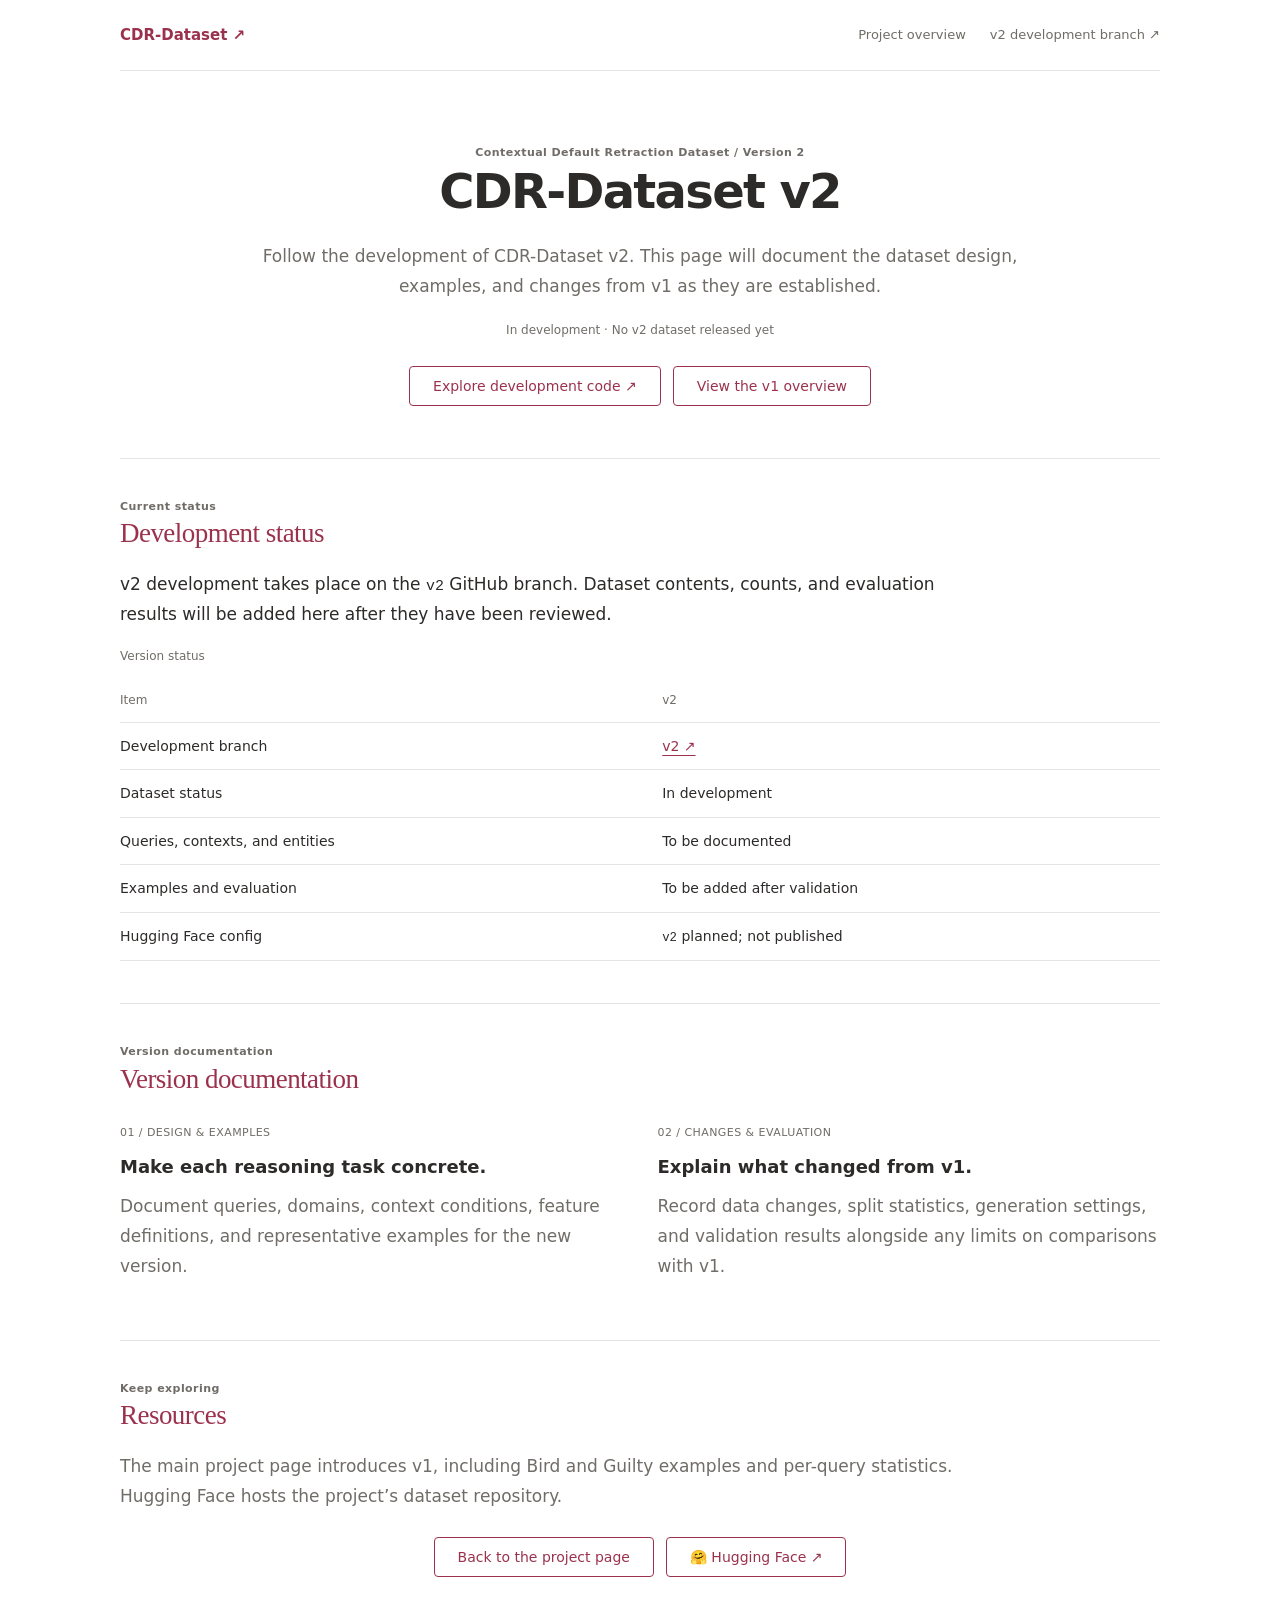
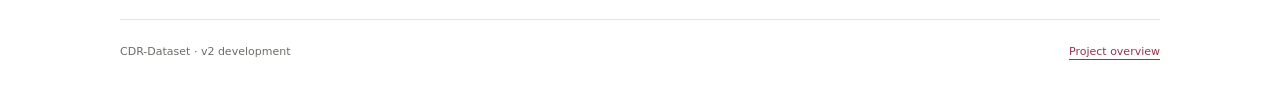
<file: docs/v2/index.html>
<!doctype html>
<html lang="en">
<head>
  <meta charset="utf-8">
  <meta name="viewport" content="width=device-width, initial-scale=1">
  <meta name="description" content="Development page for CDR-Dataset v2: the next version of the Contextual Default Retraction Dataset.">
  <meta name="theme-color" content="#9b324d">
  <title>CDR-Dataset v2 · In development</title>
  <link rel="stylesheet" href="../styles.css?v=white-3">
</head>
<body>
  <header>
    <a class="brand" href="../">CDR-Dataset<span aria-hidden="true"> ↗</span></a>
    <nav class="page-nav" aria-label="Main navigation"><a class="repo" href="../">Project overview</a><a class="repo" href="https://github.com/leobumjin/CDR-Dataset/tree/v2">v2 development branch ↗</a></nav>
  </header>
  <main>
    <div class="hero version-hero">
      <div class="eyebrow">Contextual Default Retraction Dataset / Version 2</div>
      <h1>CDR-Dataset v2</h1>
      <p class="lead">Follow the development of CDR-Dataset v2. This page will document the dataset design, examples, and changes from v1 as they are established.</p>
      <span class="label development">In development · No v2 dataset released yet</span>
      <div class="hero-links"><a class="button" href="https://github.com/leobumjin/CDR-Dataset/tree/v2">Explore development code ↗</a><a class="button secondary" href="../">View the v1 overview</a></div>
    </div>
    <section aria-labelledby="status-title">
      <div class="eyebrow">Current status</div>
      <h2 id="status-title">Development status</h2>
      <p class="intro">v2 development takes place on the <code>v2</code> GitHub branch. Dataset contents, counts, and evaluation results will be added here after they have been reviewed.</p>
      <div class="resource-table-wrap status-table">
        <table class="resource-table">
          <caption>Version status</caption>
          <thead><tr><th scope="col">Item</th><th scope="col">v2</th></tr></thead>
          <tbody>
            <tr><th scope="row">Development branch</th><td><a href="https://github.com/leobumjin/CDR-Dataset/tree/v2">v2 ↗</a></td></tr>
            <tr><th scope="row">Dataset status</th><td>In development</td></tr>
            <tr><th scope="row">Queries, contexts, and entities</th><td>To be documented</td></tr>
            <tr><th scope="row">Examples and evaluation</th><td>To be added after validation</td></tr>
            <tr><th scope="row">Hugging Face config</th><td><code>v2</code> planned; not published</td></tr>
          </tbody>
        </table>
      </div>
    </section>
    <section aria-labelledby="changes-title">
      <div class="eyebrow">Version documentation</div>
      <h2 id="changes-title">Version documentation</h2>
      <div class="grid">
        <div><span class="number">01 / DESIGN & EXAMPLES</span><h3>Make each reasoning task concrete.</h3><p>Document queries, domains, context conditions, feature definitions, and representative examples for the new version.</p></div>
        <div><span class="number">02 / CHANGES & EVALUATION</span><h3>Explain what changed from v1.</h3><p>Record data changes, split statistics, generation settings, and validation results alongside any limits on comparisons with v1.</p></div>
      </div>
    </section>
    <section aria-labelledby="access-title">
      <div class="eyebrow">Keep exploring</div>
      <h2 id="access-title">Resources</h2>
      <p class="version-next">The main project page introduces v1, including Bird and Guilty examples and per-query statistics. Hugging Face hosts the project’s dataset repository.</p>
      <div class="hero-links"><a class="button" href="../">Back to the project page</a><a class="button secondary" href="https://huggingface.co/datasets/leo-bjpark/CDR-Dataset">🤗 Hugging Face ↗</a></div>
    </section>
  </main>
  <footer><span>CDR-Dataset · v2 development</span><a href="../">Project overview</a></footer>
</body>
</html>
</file>
<file: docs/styles.css>
:root {
  color-scheme: light;
  --paper: #ffffff;
  --ink: #2d2b29;
  --muted: #706c67;
  --line: #e4e4e1;
  --panel: #ffffff;
  --accent: #9b324d;
  --accent-hover: #7d253c;
  --accent-soft: #f2e7e9;
  --secondary: #52765e;
}
* { box-sizing: border-box; }
html { scroll-behavior: smooth; scroll-padding-top: 24px; }
body { margin: 0; background: var(--paper); color: var(--ink); font: 17px/1.75 system-ui, -apple-system, BlinkMacSystemFont, "Segoe UI", sans-serif; }
a { color: var(--accent); text-decoration-thickness: 1px; text-underline-offset: 4px; }
a:hover { color: var(--accent-hover); text-decoration-thickness: 2px; }
a:focus-visible, button:focus-visible, summary:focus-visible { outline: 2px solid var(--accent); outline-offset: 5px; }
header, main, footer { width: min(100% - 48px, 1040px); margin: auto; }
header { display: flex; align-items: center; justify-content: space-between; gap: 24px; padding: 22px 0; border-bottom: 1px solid var(--line); }
.brand { font-size: 15px; font-weight: 650; text-decoration: none; }
.page-nav { display: flex; gap: 24px; flex-wrap: wrap; font-size: 13px; }
.page-nav a { color: var(--muted); text-decoration: none; }
.page-nav a:hover { color: var(--accent); text-decoration: underline; }
.skip-link { position: absolute; top: -80px; left: 20px; background: var(--paper); padding: 8px 16px; z-index: 2; }
.skip-link:focus { top: 10px; }
.hero { text-align: center; padding: 72px 0 52px; max-width: 820px; margin: auto; }
h1 { font-size: clamp(34px, 5vw, 48px); font-weight: 650; line-height: 1.2; letter-spacing: -.035em; margin: 0 0 12px; }
.subtitle { font: 25px/1.4 Georgia, "Times New Roman", serif; margin: 0 0 10px; }
.lead { max-width: 780px; margin: 0 auto; color: var(--muted); font-size: 17px; }
.hero-links { display: flex; justify-content: center; gap: 12px; flex-wrap: wrap; margin-top: 25px; }
.button, button { display: inline-block; border: 1px solid var(--accent); border-radius: 4px; padding: 8px 23px; background: var(--accent); color: var(--paper); font: 500 14px/1.6 system-ui, sans-serif; cursor: pointer; text-decoration: none; }
.button:hover, button:hover { opacity: .85; }
.button.secondary { color: var(--secondary); border-color: var(--secondary); background: transparent; }
section { padding: 38px 0 42px; border-top: 1px solid var(--line); }
h2 { color: var(--accent); font: 500 27px/1.3 Georgia, "Times New Roman", serif; margin: 0 0 19px; letter-spacing: -.02em; }
h3 { font-size: 18px; line-height: 1.5; font-weight: 600; margin: 8px 0 12px; }
p { margin: 0 0 16px; }
section > p { max-width: 840px; }
.development-note, .source { color: var(--muted); font-size: 13px; }
.source { display: block; margin-top: 16px; }
.examples { display: grid; grid-template-columns: 1fr 1fr; gap: 24px; margin-top: 26px; }
.example { border: 1px solid var(--line); border-radius: 5px; background: var(--panel); overflow: hidden; }
.example-head { padding: 22px 24px 0; }
.number { font-size: 11px; letter-spacing: .04em; color: var(--muted); }
.example-head h3 { font-size: 19px; margin: 5px 0 18px; }
.example-body { padding: 0 24px 22px; }
.facts { font-size: 14px; min-height: 128px; padding-bottom: 18px; margin: 0; }
.facts strong { display: block; font-size: 14px; font-weight: 600; margin-bottom: 9px; }
.feature-tags { display: flex; flex-wrap: wrap; gap: 7px; margin-top: 10px; }
.feature-tag { display: inline-block; padding: 5px 11px; border: 1px solid #d5dfd4; border-radius: 999px; background: #eff3eb; color: #49644f; font-size: 12px; line-height: 1.6; }

.context-panel { border-top: 1px solid var(--line); padding-top: 18px; min-height: 307px; }
.eyebrow { font-size: 11px; color: var(--muted); font-weight: 600; letter-spacing: .04em; }
.context-panel h4 { font-size: 16px; line-height: 1.45; font-weight: 600; margin: 10px 0; }
.context-panel p { font-size: 14px; color: var(--muted); margin: 0; }
.verdict { display: flex; align-items: center; gap: 9px; margin-top: 20px; flex-wrap: wrap; font-size: 15px; font-weight: 600; }
.reference-label { width: 100%; font-size: 11px; font-weight: 500; color: var(--muted); }
.verdict-code { display: inline-grid; place-items: center; width: 25px; height: 25px; background: var(--secondary); color: var(--paper); border-radius: 3px; font: 13px ui-monospace, monospace; }
.context-panel .explanation { font-size: 12px; margin-top: 12px; }
.example.changed .context-panel { border-top-color: var(--accent); }
.example.changed .verdict-code { background: var(--accent); }
.example button { width: 100%; margin-top: 18px; padding: 10px 8px; background: transparent; color: var(--accent); font-size: 12px; }
.example .source { font-size: 10px; }
.statistics-grid { display: grid; grid-template-columns: repeat(5, 1fr); gap: 18px; margin: 28px 0 12px; }
.statistics-grid > div { border-left: 1px solid var(--line); padding-left: 16px; }
.statistics-grid > div:first-child { border: 0; padding-left: 0; }
.statistics-grid span { display: block; color: var(--muted); font-size: 12px; }
.stat-value { color: var(--accent); background: transparent; padding: 0 0 2px; border: 0; border-bottom: 1px dotted var(--muted); border-radius: 0; font-size: 24px; font-weight: 500; }
.stat-value.active { border-bottom: 1px solid var(--accent); }
.stat-detail { border-left: 2px solid var(--line); padding: 4px 18px; margin: 22px 0; min-height: 166px; font-size: 13px; }
.stat-detail strong { font-size: 13px; font-weight: 600; }
.stat-detail p { white-space: pre-line; color: var(--muted); font-size: 13px; margin: 6px 0 0; }
.secondary-details { margin-top: 22px; }
summary { cursor: pointer; color: var(--accent); font-size: 14px; font-weight: 500; padding: 6px 0; }
.resource-table-wrap { overflow-x: auto; margin-top: 15px; }
.resource-table { border-collapse: collapse; width: 100%; text-align: left; font-size: 14px; }
.resource-table caption { text-align: left; font-size: 12px; color: var(--muted); margin-bottom: 12px; }
.resource-table th, .resource-table td { padding: 11px 16px 11px 0; border-bottom: 1px solid var(--line); vertical-align: top; }
.resource-table th { font-weight: 500; }
.resource-table thead { color: var(--muted); font-size: 12px; }
.resource-table a { overflow-wrap: anywhere; }
pre { overflow-x: auto; background: #ffffff; border: 1px solid var(--line); border-radius: 4px; padding: 20px; margin: 20px 0; font: 12px/1.8 ui-monospace, SFMono-Regular, Consolas, monospace; }
code { font-family: ui-monospace, SFMono-Regular, Consolas, monospace; font-size: .88em; }
pre code { font-size: inherit; }
.sample-record { max-height: 380px; }
.citation-heading { margin-top: 30px; }
footer { display: flex; justify-content: space-between; gap: 20px; padding: 22px 0 32px; border-top: 1px solid var(--line); color: var(--muted); font-size: 11px; }
[hidden] { display: none !important; }
/* Keep the v2 development page compatible with the shared stylesheet. */
.version-hero .lead { margin-top: 22px; }
.version-hero .label { display: block; margin-top: 18px; font-size: 12px; color: var(--muted); }
.grid { display: grid; grid-template-columns: 1fr 1fr; gap: 35px; }
.grid p, .version-next { color: var(--muted); }
@media (max-width: 680px) {
  header, main, footer { width: calc(100% - 36px); }
  header { align-items: flex-start; gap: 15px; }
  .page-nav { gap: 12px; font-size: 11px; justify-content: flex-end; }
  .brand { white-space: nowrap; font-size: 13px; }
  .hero { padding: 48px 0 38px; }
  .subtitle { font-size: 20px; }
  section { padding: 30px 0; }
  h2 { font-size: 24px; }
  .examples, .grid { grid-template-columns: 1fr; }
  .facts, .context-panel { min-height: 0; }
  .statistics-grid { grid-template-columns: repeat(3, 1fr); gap: 22px 14px; }
  .statistics-grid > div:nth-child(4) { border: 0; padding-left: 0; }
  .stat-detail { min-height: 185px; }
  pre { padding: 15px; font-size: 11px; }
  footer { flex-direction: column; gap: 8px; }
}
@media (prefers-reduced-motion: reduce) { html { scroll-behavior: auto; } }

/* Dataset structure and reference-label visualizations. */
.cdr-flow { display: grid; grid-template-columns: repeat(4, 1fr); gap: 24px; list-style: none; padding: 0; margin: 28px 0; }
.cdr-flow li { position: relative; border-top: 2px solid var(--line); padding: 15px 8px 4px 0; }
.cdr-flow li:not(:last-child)::after { content: '→'; position: absolute; right: -19px; top: 33px; color: var(--muted); }
.cdr-flow strong, .cdr-flow span { display: block; }
.cdr-flow .flow-index { font-size: 11px; color: var(--muted); margin-bottom: 10px; }
.cdr-flow strong { font-size: 14px; font-weight: 600; }
.cdr-flow span:last-child { font-size: 12px; color: var(--muted); margin-top: 7px; }
.domain-art { width: 52px; height: 52px; flex-shrink: 0; color: var(--secondary); }
.example-head { display: flex; gap: 16px; align-items: center; }
.bird-scene { margin-bottom: 14px; padding: 10px 0; border-bottom: 1px solid var(--line); text-align: center; }
.bird-scene svg { width: 100%; max-width: 260px; height: 94px; display: block; margin: auto; }
.bird-scene > span { font-size: 10px; color: var(--muted); }
.wet-weather { display: none; }
.example.changed .wet-weather { display: block; }
.example.changed .dry-weather { display: none; }
.context-choices { display: flex; flex-wrap: wrap; gap: 6px; margin: 0 0 18px; }
.example .context-choices button { width: auto; min-height: 36px; margin: 0; padding: 7px 11px; border-color: var(--line); font-size: 12px; }
.example .context-choices button[aria-pressed="true"] { background: var(--accent); color: var(--paper); border-color: var(--accent); }
.label-transition { display: flex; flex-wrap: wrap; align-items: center; gap: 9px; font-size: 12px; margin-top: 16px; border-top: 1px solid var(--line); padding-top: 16px; }
.entity-gallery { display: grid; grid-template-columns: repeat(3, 1fr); gap: 24px; margin-top: 25px; }
.gallery-entity { border: 1px solid var(--line); border-radius: 4px; text-align: center; padding: 22px 15px; }
.gallery-entity .domain-art { width: 68px; height: 68px; }
.gallery-entity h4 { margin: 10px 0 4px; font-size: 15px; font-weight: 600; }
.gallery-entity code { color: var(--muted); font-size: 11px; }
.gallery-entity p { margin: 12px 0 0; font-size: 13px; }
.gallery-entity .source { font-size: 10px; }
.data-charts { display: grid; grid-template-columns: 1fr 1fr; gap: 30px; margin: 30px 0; }
.data-chart { margin: 0; padding: 22px; border: 1px solid var(--line); border-radius: 4px; }
.data-chart:last-child { grid-column: 1 / -1; }
.data-chart h3 { font-size: 15px; margin: 0 0 22px; }
.chart-row { margin-bottom: 16px; }
.chart-row > div:first-child { display: flex; justify-content: space-between; gap: 12px; font-size: 12px; margin-bottom: 6px; }
.chart-row strong { font-weight: 500; white-space: nowrap; }
.chart-row small { font-size: 10px; color: var(--muted); }
.bar-track { background: #e5e8df; height: 8px; }
.bar-track span { display: block; height: 100%; background: var(--secondary); }
.data-chart figcaption { font-size: 11px; color: var(--muted); line-height: 1.65; margin-top: 20px; }
@media (max-width: 680px) {
  .cdr-flow { grid-template-columns: 1fr 1fr; gap: 22px; }
  .cdr-flow li:nth-child(2)::after { content: none; }
  .entity-gallery { grid-template-columns: 1fr; gap: 14px; }
  .data-charts { grid-template-columns: 1fr; gap: 18px; }
  .data-chart { padding: 18px; }
}

/* Burgundy leads the page; green supports the natural illustrations and charts. */
.cdr-flow li:last-child { border-top-color: var(--accent); }
.cdr-flow li:last-child strong { color: var(--accent); }
.data-chart:nth-child(2) .chart-row:nth-of-type(2) .bar-track span { background: var(--accent); }
.secondary-details[open] > summary { color: var(--accent-hover); }

/* Configurable latest-version summary. */
.latest-version { margin: 27px 0 0; color: var(--muted); font-size: 13px; text-align: left; }
.latest-version a { font-weight: 650; }
.category-overview { margin-top: 12px; }
.category-cards { display: grid; grid-template-columns: repeat(5, 1fr); gap: 10px; list-style: none; padding: 0; margin: 0; }
.category-card { display: flex; flex-direction: column; align-items: center; padding: 21px 10px 19px; border: 1px solid var(--line); border-radius: 5px; background: var(--panel); }
.category-icon { display: block; width: 38px; height: 38px; color: var(--secondary); fill: none; stroke: currentColor; stroke-width: 1.7; stroke-linecap: round; stroke-linejoin: round; margin-bottom: 11px; }
.category-card strong { color: var(--accent); font-size: 13px; font-weight: 600; }
.category-card > span { color: var(--muted); font-size: 11px; line-height: 1.6; margin-top: 6px; }
@media (max-width: 680px) { .category-cards { grid-template-columns: repeat(3, 1fr); } }
@media (max-width: 380px) { .category-cards { grid-template-columns: repeat(2, 1fr); } }

/* Context switch sits at the top-right of each example card. */
.example-head { display: grid; grid-template-columns: 40px minmax(0, 1fr) auto; align-items: start; gap: 12px; }
.example-head .domain-art { width: 40px; height: 40px; }
.example-head h3 { font-size: 20px; }
@media (max-width: 380px) { .example-head { grid-template-columns: minmax(0, 1fr) auto; } .example-head .domain-art { display: none; } }

/* Domain-selectable reference conversations. */
.example-domain-tabs { display: flex; gap: 6px; padding: 4px; width: fit-content; border: 1px solid var(--line); border-radius: 999px; margin-top: 24px; }
.example-domain-tabs button { color: var(--muted); background: transparent; border: 0; border-radius: 999px; padding: 8px 20px; font-size: 13px; }
.example-domain-tabs button[aria-selected="true"] { background: var(--accent); color: var(--paper); }
.examples { display: block; max-width: 880px; margin: 16px auto 0; }
.examples .example-head { padding-bottom: 4px; }
.examples .facts { min-height: 0; padding-bottom: 22px; }
.examples .bird-scene { margin-bottom: 18px; padding: 0; border: 0; }
.examples .bird-scene svg { height: 80px; }
.chat-conversation { display: flex; flex-direction: column; gap: 20px; padding: 22px 0 5px; border-top: 1px solid var(--line); }
.chat-message { padding: 18px 22px; border: 1px solid var(--line); border-radius: 16px; }
.chat-question { align-self: flex-end; width: min(85%, 610px); border-bottom-right-radius: 4px; background: #f2eee9; }
.chat-answer { align-self: flex-start; min-width: 230px; max-width: 85%; border-bottom-left-radius: 4px; background: #edf2e9; border-color: #d3ddcf; }
.chat-speaker { display: block; font-size: 11px; font-weight: 600; color: var(--muted); margin-bottom: 9px; }
.chat-reference { font-weight: 400; }
.chat-query { font-size: 16px; font-weight: 600; margin-bottom: 14px; }
.chat-question .eyebrow { font-size: 10px; color: var(--muted); }
.chat-question h4 { font-size: 14px; margin: 6px 0 8px; font-weight: 500; }
.chat-question p[data-field] { font-size: 14px; color: var(--ink); margin: 0; }
.chat-answer .verdict { margin: 0; font-size: 16px; }
.example.changed .chat-answer { background: var(--accent-soft); border-color: #dec6cd; }
@media (max-width: 680px) {
  .chat-question { width: 95%; }
  .chat-answer { max-width: 95%; min-width: 190px; }
  .chat-message { padding: 15px 16px; }
  .example-domain-tabs button { padding: 7px 17px; }
}

/* Desktop: fixed information on the left, reference conversation on the right. */
.examples { max-width: none; }
.examples .example-body { display: grid; grid-template-columns: minmax(0, 1fr) minmax(0, 1fr); gap: 28px; align-items: start; padding-top: 16px; }
.example-information { min-width: 0; padding-right: 24px; border-right: 1px solid var(--line); align-self: stretch; }
.examples .example-information .facts { padding-bottom: 20px; }
.example-information .context-choices { margin-bottom: 4px; gap: 7px; }
.example-information .bird-scene { margin: 0 0 22px; padding: 8px 0; }
.examples .chat-conversation { min-width: 0; border-top: 0; padding-top: 0; gap: 18px; }
.chat-question { width: 95%; }
.chat-answer { min-width: 200px; }
@media (max-width: 760px) {
  .examples .example-body { grid-template-columns: 1fr; gap: 22px; }
  .example-information { padding-right: 0; border-right: 0; padding-bottom: 20px; border-bottom: 1px solid var(--line); }
  .example-information .bird-scene { margin-bottom: 16px; }
  .chat-answer { min-width: 180px; }
}

/* Speaker identity is conveyed by accessible SVG avatars. */
.chat-avatar { display: inline-flex; align-items: center; justify-content: center; width: 29px; height: 29px; margin-bottom: 10px; border-radius: 50%; }
.chat-avatar svg { width: 21px; height: 21px; }
.chat-avatar-human { color: var(--accent); background: #e9dcdf; }
.chat-avatar-ai { color: var(--secondary); background: #dce6d7; }
.example.changed .chat-avatar-ai { color: var(--accent); background: #ead6dd; }

.context-picker-label { font-size: 14px; font-weight: 600; margin: 0 0 10px; }

.chat-question .chat-query { font-size: 15px; font-weight: 400; line-height: 1.8; margin: 0; }

.example-head { grid-template-columns: 40px minmax(0, 1fr); }
.legal-scene { text-align: center; margin: 0 0 22px; padding: 8px 0; }
.legal-scene svg { display: block; width: 100%; max-width: 260px; height: 80px; margin: auto; }
.legal-exception-symbol { display: none; color: var(--accent); }
.example.changed .legal-exception-symbol { display: block; }
.example.changed .legal-rule-symbol { display: none; }
@media (max-width: 380px) { .example-head { grid-template-columns: minmax(0, 1fr); } }

.chat-author { display: flex; align-items: center; gap: 9px; margin-bottom: 12px; }
.chat-author .chat-avatar { margin-bottom: 0; }
.chat-author-name { font-size: 13px; font-weight: 600; color: var(--ink); }

.examples .example-head .number { font-size: 12px; }
.examples .chat-answer .verdict { font-size: 17px; }

.chat-disclaimer { align-self: flex-end; max-width: 100%; margin: 0; text-align: right; font-size: 11px; line-height: 1.6; color: #888580; }

.example-domain-tabs { max-width: 100%; flex-wrap: wrap; border-radius: 22px; }
.domain-scene { text-align: center; margin: 0 0 22px; padding: 8px 0; color: var(--secondary); }
.domain-scene svg { display: block; width: 100%; max-width: 260px; height: 80px; margin: auto; }
.example.changed .domain-scene { color: var(--accent); }
@media (max-width: 680px) { .example-domain-tabs { gap: 3px; } .example-domain-tabs button { padding: 8px 12px; } }

.dataset-summary .resource-table th:not(:first-child), .dataset-summary .resource-table td { text-align: center; }
.dataset-summary .resource-table thead th { font-size: 12px; white-space: nowrap; }
.dataset-summary .resource-table tbody th, .dataset-summary .resource-table tbody td { padding-top: 18px; padding-bottom: 18px; font-size: 17px; }
.dataset-summary .resource-table tbody th { color: var(--accent); font-weight: 600; }
.statistics-note { margin-top: 14px; color: var(--muted); font-size: 11px; }
.dataset-summary .sr-only { position: absolute; width: 1px; height: 1px; overflow: hidden; clip-path: inset(50%); }

.dataset-summary .stat-example-button { padding: 2px 4px; border: 0; border-bottom: 1px dotted var(--accent); border-radius: 0; color: var(--accent); background: transparent; font-size: 17px; font-weight: 500; }
.dataset-summary .stat-example-button:hover, .dataset-summary .stat-example-button.active { background: var(--accent-soft); opacity: 1; }
.statistic-examples { margin-top: 12px; border-left: 2px solid var(--secondary); padding: 10px 16px; background: var(--panel); }
.statistic-examples strong { font-size: 12px; font-weight: 600; color: var(--secondary); }
.statistic-examples p { margin: 4px 0 0; font-size: 12px; color: var(--muted); white-space: pre-line; }

/* Fixed tooltip floats above the table without affecting its layout. */
.dataset-summary .resource-table thead th { font-size: 13px; }
.dataset-summary .resource-table tbody th, .dataset-summary .stat-example-button { font-size: 19px; }
.statistic-tooltip { position: fixed; z-index: 100; width: max-content; max-width: min(390px, calc(100vw - 24px)); padding: 16px 18px; border: 1px solid #d7c5ca; border-radius: 9px; background: #ffffff; box-shadow: 0 8px 28px #2d2b291a; pointer-events: auto; }
.statistic-tooltip strong { display: block; color: var(--accent); font-size: 14px; font-weight: 600; }
.statistic-tooltip p { white-space: pre-line; color: var(--ink); font-size: 14px; line-height: 1.75; margin: 7px 0 0; overflow-wrap: anywhere; }

.version-detail-link { display: inline-flex; align-items: center; gap: 9px; padding: 7px 13px; border: 1px solid #d9bdc5; border-radius: 999px; background: var(--accent-soft); color: var(--accent); font-size: 16px; line-height: 1.5; font-weight: 600; white-space: nowrap; text-decoration: none; transition: background .15s, color .15s, border-color .15s; }
.version-detail-link svg { width: 15px; height: 15px; }
.version-detail-link:hover { background: var(--accent); color: var(--paper); border-color: var(--accent); text-decoration: none; }
.back-link { padding-top: 30px; margin-bottom: 0; font-size: 13px; }
.version-details-hero { padding-top: 42px; }
.domain-detail { padding-bottom: 18px; border-bottom: 1px solid var(--line); }
.domain-detail > summary { font-size: 16px; color: var(--accent); }
.domain-detail h3 { margin-top: 24px; font-size: 15px; }
.domain-detail .resource-table th { min-width: 150px; }
.domain-detail .resource-table code { overflow-wrap: anywhere; }
.version-resource-list { font-size: 14px; line-height: 2; padding-left: 20px; }

h1 .title-r { color: #b23849; }
h1 .title-d { color: var(--secondary); }

.generation-statement-list { list-style: none; padding: 0; margin: 28px 0 0; counter-reset: generation; }
.generation-statement-list > li { counter-increment: generation; border-top: 1px solid var(--line); padding: 22px 0 5px; }
.generation-statement-list h3 { display: flex; align-items: baseline; gap: 12px; color: var(--accent); font-size: 18px; }
.generation-statement-list h3::before { content: "0" counter(generation); color: var(--secondary); font: 12px ui-monospace, monospace; }
.generation-statement-list p { font-size: 15px; line-height: 1.85; max-width: 920px; }

.version-quickstart { margin: 26px auto 0; text-align: left; }
.version-quickstart pre { margin-top: 0; text-align: left; padding: 22px 24px; font-size: 13px; }
.version-quickstart pre code { display: block; width: 100%; text-align: left; white-space: pre; }
.version-quickstart .source { text-align: left; font-size: 12px; line-height: 1.8; }
@media (max-width: 680px) { .version-quickstart pre { padding: 16px; font-size: 11px; } }

/* Lightweight static Python highlighting: copying preserves the original code. */
.syntax-keyword { color: #96304a; font-weight: 600; }
.syntax-string { color: #3c6c4c; }
.syntax-function { color: #3c5f86; }
.syntax-parameter { color: #805b35; }
.metadata-domain-panels { margin-top: 18px; }
.metadata-domain-panel { border: 1px solid var(--line); border-radius: 6px; padding: 25px; background: var(--panel); }
.metadata-domain-heading { display: flex; align-items: center; gap: 16px; padding-bottom: 23px; }
.metadata-domain-heading h3 { margin: 0; font-size: 19px; }
.metadata-domain-heading .source { margin-top: 4px; }
.metadata-browser-grid { display: grid; grid-template-columns: minmax(0, .85fr) minmax(0, 1.15fr); gap: 28px; }
.metadata-features { border-right: 1px solid var(--line); padding-right: 25px; }
.metadata-browser-grid > div > h3 { font-size: 14px; margin-top: 0; }
.feature-definition { border-bottom: 1px solid var(--line); }
.feature-definition summary { font-size: 13px; padding: 11px 0; overflow-wrap: anywhere; }
.feature-definition summary code { font-size: 12px; }
.feature-definition p { font-size: 13px; line-height: 1.85; margin: 4px 0 14px; }
.metadata-context-tabs { display: flex; flex-wrap: wrap; gap: 7px; margin-bottom: 21px; }
.metadata-context-tabs button { color: var(--accent); background: transparent; border-color: var(--line); padding: 7px 10px; font-size: 12px; }
.metadata-context-tabs button[aria-selected="true"] { background: var(--accent); border-color: var(--accent); color: var(--paper); }
.metadata-context { border-top: 1px solid var(--line); padding-top: 18px; }
.metadata-context h3 { font-size: 17px; margin-top: 0; }
.metadata-context p { font-size: 14px; line-height: 1.9; }
.metadata-context .metadata-id { font-size: 11px; color: var(--muted); margin-bottom: 14px; overflow-wrap: anywhere; }
.metadata-context h4 { font-size: 14px; color: var(--accent); margin: 20px 0 8px; }
@media (max-width: 760px) {
  .metadata-browser-grid { grid-template-columns: 1fr; }
  .metadata-features { border-right: 0; padding-right: 0; }
  .metadata-domain-panel { padding: 20px; }
}

/* Category values inside feature definitions are visually separated. */
.feature-definition > p { line-height: 2.25; }
.feature-value-tag { display: inline-block; vertical-align: baseline; padding: 1px 8px; margin: 1px 2px; border: 1px solid #d5dfd4; border-radius: 999px; background: #eff3eb; color: #49644f; font-size: 12px; line-height: 1.7; white-space: normal; }

/* Feature values are explicit; definitions no longer require expansion. */
.feature-definition-heading { display: flex; flex-wrap: wrap; align-items: baseline; gap: 8px; padding: 12px 0 5px; }
.feature-definition-heading code { font-size: 13px; font-weight: 600; color: var(--accent); overflow-wrap: anywhere; }
.feature-encoding { font-size: 12px; color: var(--muted); white-space: nowrap; }
.feature-definition > p { margin: 3px 0 14px; font-size: 13px; }

.feature-value-toggle > summary { cursor: pointer; list-style: none; }
.feature-value-toggle > summary::-webkit-details-marker { display: none; }
.feature-value-toggle .feature-encoding { display: inline-flex; align-items: center; gap: 7px; padding: 2px 8px; border: 1px solid var(--line); border-radius: 5px; }
.feature-value-toggle > summary:hover .feature-encoding, .feature-value-toggle[open] .feature-encoding { color: var(--accent); border-color: #d9bdc5; background: var(--accent-soft); }
.feature-toggle-chevron { display: inline-block; font-size: 13px; transition: transform .15s; }
.feature-value-toggle[open] .feature-toggle-chevron { transform: rotate(180deg); }

.feature-section-header { display: flex; align-items: baseline; justify-content: space-between; gap: 10px; flex-wrap: wrap; margin-bottom: 8px; }
.feature-section-header h3 { margin: 0; font-size: 14px; }
.feature-value-legend { color: var(--muted); font-size: 11px; line-height: 1.6; }

/* Center the domain selector while keeping the section introduction left-aligned. */
#examples > h2, #examples > p { text-align: left; }
#examples > .example-domain-tabs { margin-inline: auto; justify-content: center; }

#examples > .examples-intro { color: var(--muted); font-size: 16px; margin: 10px 0 0; max-width: 720px; }

/* A quiet visual bridge from the illustration to the project title. */
.hero > [data-bird-demo] .bird-demo-section { margin-bottom: 0; }
.hero-divider { width: 48px; height: 2px; margin: 16px auto 24px; border-radius: 2px; background: linear-gradient(to right, var(--secondary) 50%, var(--accent) 50%); }

.hero-links .button { display: inline-flex; align-items: center; justify-content: center; gap: 8px; }
.button-icon { width: 17px; height: 17px; flex-shrink: 0; }

.hero-links .button { color: var(--accent); border-color: var(--accent); background: transparent; }
.hero-links .button:hover { color: var(--accent-hover); border-color: var(--accent-hover); background: var(--accent-soft); opacity: 1; }

/* Incremental catalog explorer. */
.catalog-nav { display: flex; justify-content: center; flex-wrap: wrap; gap: 24px; margin: 30px 0; font-size: 14px; }
.catalog-kicker { color: var(--secondary); font-size: 12px; font-weight: 650; letter-spacing: .08em; text-transform: uppercase; }
#catalog-combinations .category-card { padding: 0; }
#catalog-combinations .category-card a { display: flex; height: 100%; flex-direction: column; align-items: center; gap: 10px; padding: 24px 12px; text-decoration: none; }
#catalog-combinations .category-card:hover { border-color: var(--secondary); }
#catalog-combinations .category-card strong { font-size: 15px; }
.catalog-section-head { display: flex; justify-content: space-between; align-items: end; gap: 32px; }
.catalog-section-head > p { max-width: 440px; color: var(--muted); font-size: 15px; }
.catalog-counts { display: grid; grid-template-columns: repeat(4, 1fr); border: 1px solid var(--line); border-radius: 6px; margin: 12px 0 28px; background: var(--panel); }
.catalog-counts > div { display: flex; flex-direction: column; padding: 20px; text-align: center; }
.catalog-counts > div + div { border-left: 1px solid var(--line); }
.catalog-counts strong { color: var(--secondary); font-size: 28px; line-height: 1.3; }
.catalog-counts span, .catalog-entry-meta, .catalog-result-count { color: var(--muted); font-size: 13px; }
.catalog-controls { display: grid; grid-template-columns: 1fr 2fr; gap: 18px; margin-bottom: 24px; }
.catalog-controls label { display: flex; flex-direction: column; gap: 6px; font-size: 13px; color: var(--muted); }
.catalog-controls select, .catalog-controls input { width: 100%; min-width: 0; font: inherit; font-size: 15px; padding: 10px 12px; border: 1px solid var(--line); border-radius: 4px; background: var(--panel); color: var(--ink); }
.catalog-controls :focus-visible { outline: 2px solid var(--secondary); outline-offset: 3px; }
.catalog-instance-grid { display: grid; grid-template-columns: repeat(3, minmax(0, 1fr)); gap: 12px; }
.catalog-entry-grid { display: grid; grid-template-columns: repeat(2, minmax(0, 1fr)); gap: 16px; }
.catalog-entry { border: 1px solid var(--line); border-radius: 5px; background: var(--panel); padding: 20px; overflow-wrap: anywhere; font-size: 14px; }
.catalog-entry h3 { font-size: 17px; margin: 4px 0 10px; }
.catalog-entry p:last-child { margin-bottom: 0; }
.catalog-entry-id { font: 11px/1.6 ui-monospace, monospace; color: var(--secondary); margin-bottom: 5px; }
.catalog-text-button { padding: 0; background: none; border: none; color: var(--accent); text-decoration: underline; text-underline-offset: 4px; }
.catalog-pagination { display: flex; justify-content: center; align-items: center; gap: 16px; margin-top: 24px; font-size: 13px; }
.catalog-pagination button { padding: 5px 14px; }
.catalog-pagination button:disabled { opacity: .35; cursor: default; }
.catalog-feature-definitions { margin-bottom: 20px; padding: 12px 18px; border: 1px solid var(--line); border-radius: 4px; font-size: 14px; }
.catalog-feature-definitions summary { cursor: pointer; color: var(--secondary); }
.catalog-feature-definitions dt, .catalog-scope dt { margin-top: 14px; font-weight: 600; }
.catalog-feature-definitions dd, .catalog-scope dd { margin-left: 0; color: var(--muted); font-size: 13px; }
@media (max-width: 680px) {
  .catalog-section-head { display: block; }
  .catalog-controls, .catalog-entry-grid { grid-template-columns: 1fr; }
  .catalog-instance-grid { grid-template-columns: repeat(2, minmax(0, 1fr)); }
  .catalog-counts > div { padding: 14px 5px; }
  .catalog-counts strong { font-size: 23px; }
  .catalog-counts span { font-size: 11px; }
}
@media (max-width: 400px) { .catalog-instance-grid { grid-template-columns: 1fr; } }

#catalog-combinations .category-card a > span { color: var(--muted); font-size: 12px; }

.catalog-page-links { display: flex; gap: 24px; margin: 20px 0 28px; font-size: 15px; }
.catalog-page-heading { padding: 58px 0 30px; max-width: 760px; }
.catalog-page-heading > p:last-child { color: var(--muted); margin: 16px 0 0; }
.catalog-browser { padding-top: 26px; }
.catalog-controls-three { grid-template-columns: 1fr 1fr 2fr; }
.page-nav a[aria-current="page"] { color: var(--accent); text-decoration: underline; }
@media (max-width: 680px) { .catalog-controls-three { grid-template-columns: 1fr; } .catalog-page-heading { padding-top: 36px; } }

/* Instance list, feature definitions and aligned label values. */
.instance-workspace { display: grid; grid-template-columns: minmax(220px, 30%) minmax(0, 1fr); border: 1px solid var(--line); border-radius: 6px; background: var(--panel); overflow: hidden; }
.instance-sidebar { min-width: 0; border-right: 1px solid var(--line); }
.instance-column-title { padding: 16px 18px; margin: 0; font: 600 14px/1.5 system-ui, sans-serif; color: var(--muted); border-bottom: 1px solid var(--line); }
.instance-list { list-style: none; margin: 0; padding: 0; max-height: 720px; overflow-y: auto; }
.instance-list li + li { border-top: 1px solid var(--line); }
.instance-list-button { display: flex; flex-direction: column; gap: 5px; width: 100%; text-align: left; border: 0; border-radius: 0; background: transparent; color: var(--ink); padding: 14px 18px; font-size: 14px; }
.instance-list-button[aria-pressed="true"] { background: var(--accent-soft); box-shadow: inset 3px 0 var(--accent); color: var(--accent); }
.instance-list-button:hover { background: var(--accent-soft); opacity: 1; }
.instance-list-button:focus-visible { outline-offset: -4px; }
.instance-detail { padding: 16px 20px; min-width: 0; }
.instance-detail-title { color: var(--ink); font: 600 18px/1.4 system-ui, sans-serif; margin: 0; }
.instance-feature-table { width: 100%; table-layout: fixed; border-collapse: collapse; margin-top: 10px; }
.instance-feature-table thead th { color: var(--muted); font-size: 12px; padding: 6px 0; text-align: left; border-bottom: 1px solid var(--line); }
.instance-feature-table thead th:last-child { width: 70px; text-align: center; }
.instance-feature-table tbody th { text-align: left; font-weight: 400; padding: 7px 12px 7px 0; }
.instance-feature-table tbody tr { border-bottom: 1px solid var(--line); }
.instance-feature-table tbody tr:last-child { border-bottom: 0; }
.instance-feature-table td { text-align: center; border-left: 1px solid var(--line); font: 500 15px/1.4 ui-monospace, monospace; }
.instance-feature-name, .instance-feature-description, .instance-feature-table .catalog-entry-id { display: block; overflow-wrap: anywhere; }
.instance-feature-name { font-size: 14px; font-weight: 600; margin-bottom: 3px; }
.instance-feature-description { font-size: 12px; color: var(--muted); margin-top: 7px; }
.instance-label-na { color: var(--muted); }
.instance-label-value { color: var(--secondary); }
@media (max-width: 680px) {
  .instance-workspace { grid-template-columns: 1fr; }
  .instance-sidebar { border-right: 0; border-bottom: 1px solid var(--line); }
  .instance-list { max-height: 260px; }
  .instance-detail { padding: 18px; }
  .instance-feature-table thead th:last-child { width: 80px; }
}

/* Class icon filters and list-local search. */
.instance-toolbar { display: flex; justify-content: space-between; align-items: end; gap: 24px; margin-bottom: 22px; }
.instance-class-buttons { display: flex; flex-wrap: wrap; gap: 8px; }
.instance-class-button { display: flex; flex-direction: column; align-items: center; justify-content: center; gap: 6px; min-width: 76px; padding: 10px 12px; background: var(--panel); color: var(--muted); border: 1px solid var(--line); border-radius: 5px; font-size: 12px; }
.instance-class-button svg { width: 29px; height: 29px; fill: none; stroke: currentColor; stroke-width: 1.7; stroke-linecap: round; stroke-linejoin: round; }
.instance-class-button[aria-pressed="true"] { color: var(--accent); border-color: var(--accent); background: var(--accent-soft); }
.instance-class-button:hover { color: var(--accent); opacity: 1; }
.instance-source-control, .instance-search { display: flex; flex-direction: column; gap: 6px; color: var(--muted); font-size: 12px; }
.instance-source-control select, .instance-search input { min-width: 0; padding: 9px 10px; border: 1px solid var(--line); border-radius: 4px; font: inherit; font-size: 14px; color: var(--ink); background: var(--panel); }
.instance-list-heading { padding: 16px; border-bottom: 1px solid var(--line); }
.instance-list-heading .instance-column-title { padding: 0; border: 0; margin: 0 0 12px; }
.instance-search input { width: 100%; }
.instance-search input:focus-visible, .instance-source-control select:focus-visible { outline: 2px solid var(--secondary); outline-offset: 2px; }
@media (max-width: 680px) { .instance-toolbar { align-items: stretch; flex-direction: column; gap: 16px; } .instance-class-button { min-width: 65px; flex: 1; padding: 9px; } }

.sr-only { position: absolute; width: 1px; height: 1px; padding: 0; margin: -1px; overflow: hidden; clip-path: inset(50%); white-space: nowrap; border: 0; }
.instance-detail-heading { display: flex; align-items: baseline; flex-wrap: wrap; gap: 6px 12px; margin-bottom: 3px; }
.instance-detail-heading .catalog-entry-id { margin: 0; }
.instance-detail > .catalog-entry-meta { font-size: 11px; margin: 0; }
 .instance-feature-info { position: relative; display: inline-block; max-width: 100%; }
.instance-feature-trigger { font-size: 13px; font-weight: 500; line-height: 1.5; overflow-wrap: anywhere; cursor: help; text-decoration: underline dotted var(--line); text-underline-offset: 4px; }
.instance-feature-trigger:focus-visible { outline: 2px solid var(--secondary); outline-offset: 3px; }
.instance-feature-tooltip { position: absolute; z-index: 5; left: 0; bottom: calc(100% + 8px); width: min(320px, 65vw); padding: 10px 12px; border: 1px solid var(--line); border-radius: 4px; background: var(--paper); color: var(--ink); box-shadow: 0 3px 12px #2d2b2914; visibility: hidden; opacity: 0; font-weight: 400; }
.instance-feature-tooltip::after { content: ""; position: absolute; top: 100%; left: 0; width: 100%; height: 10px; }
.instance-feature-info:not(.tooltip-dismissed):hover .instance-feature-tooltip,
.instance-feature-info:not(.tooltip-dismissed):focus-within .instance-feature-tooltip { visibility: visible; opacity: 1; }
.instance-feature-tooltip .instance-feature-description { margin: 4px 0 0; font-weight: 400; }

/* Task/context sample judgments. */
.task-context-controls { display: grid; grid-template-columns: 1fr 1fr 1.5fr 1.3fr; gap: 16px; }
.task-context-controls label, .judgment-list-toolbar label { display: flex; flex-direction: column; gap: 6px; color: var(--muted); font-size: 12px; }
.task-context-controls select, .judgment-list-toolbar input, .judgment-list-toolbar select { min-width: 0; width: 100%; padding: 9px 10px; border: 1px solid var(--line); border-radius: 4px; background: var(--panel); color: var(--ink); font: inherit; font-size: 14px; }
.judgment-definition { margin: 24px 0 10px; padding: 16px 20px; border-left: 3px solid var(--secondary); background: var(--panel); }
.judgment-definition h2 { font: 600 16px/1.4 system-ui, sans-serif; color: var(--ink); margin-bottom: 8px; }
.judgment-definition p { font-size: 13px; margin: 0; color: var(--muted); }
.judgment-list-toolbar { display: grid; grid-template-columns: 2fr 1fr; gap: 16px; margin: 24px 0 14px; }
.judgment-samples { display: grid; grid-template-columns: repeat(4, minmax(0, 1fr)); gap: 10px; }
.judgment-sample { position: relative; display: flex; flex-direction: column; gap: 4px; padding: 12px; border: 1px solid var(--line); border-radius: 4px; background: var(--panel); text-decoration: none; color: var(--ink); }
.judgment-sample:hover { border-color: var(--secondary); color: var(--ink); text-decoration: none; }
.judgment-sample-name { font-size: 13px; overflow-wrap: anywhere; padding-right: 42px; }
.judgment-value { position: absolute; right: 10px; top: 12px; font: 600 11px/1.6 ui-monospace, monospace; }
.judgment-true .judgment-value { color: var(--secondary); }
.judgment-false .judgment-value { color: var(--accent); }
.judgment-ambiguous .judgment-value { color: #87651b; }
.judgment-NA .judgment-value { color: var(--muted); }
.sample-tooltip { position: fixed; z-index: 20; width: min(330px, calc(100vw - 16px)); max-height: calc(100vh - 16px); overflow-y: auto; padding: 16px; border: 1px solid var(--line); border-radius: 5px; background: var(--paper); box-shadow: 0 5px 20px #2d2b2920; font-size: 13px; }
.sample-tooltip[hidden] { display: none; }
.sample-tooltip > .catalog-entry-id { margin-top: 4px; }
.sample-tooltip-features { display: grid; grid-template-columns: minmax(0, 1fr) auto; gap: 6px 12px; margin: 12px 0; }
.sample-tooltip-features dt { overflow-wrap: anywhere; }
.sample-tooltip-features dd { margin: 0; color: var(--secondary); font: 500 13px/1.6 ui-monospace, monospace; }
@media (max-width: 800px) { .task-context-controls { grid-template-columns: 1fr 1fr; } .judgment-samples { grid-template-columns: repeat(3, minmax(0, 1fr)); } }
@media (max-width: 520px) { .task-context-controls, .judgment-list-toolbar { grid-template-columns: 1fr; } .judgment-samples { grid-template-columns: repeat(2, minmax(0, 1fr)); } }

/* Two rows of catalog categories drift from left to right. */
.instance-stream { overflow: hidden; margin: 16px 0 0; padding: 6px 0; mask-image: linear-gradient(to right, transparent, black 5%, black 95%, transparent); }
.instance-stream-row { overflow: hidden; padding: 6px 0; }
.instance-stream-track { display: flex; width: max-content; animation: instance-drift 40s linear infinite; }
.instance-stream-row:nth-child(2) .instance-stream-track { animation-duration: 46s; }
.instance-stream-group { display: flex; flex: none; gap: 12px; list-style: none; padding: 0 12px 0 0; margin: 0; }
.instance-stream-chip { box-sizing: border-box; width: 190px; flex: none; display: flex; align-items: center; gap: 12px; padding: 14px 20px; border: 1px solid var(--line); border-radius: 12px; background: var(--panel); text-align: left; }
.instance-stream-chip .category-icon { flex: none; width: 32px; height: 32px; margin: 0; }
.instance-stream-label { display: flex; flex-direction: column; gap: 3px; white-space: nowrap; }
.instance-stream-label strong { color: var(--accent); font-size: 13px; font-weight: 600; }
@keyframes instance-drift { from { transform: translateX(-50%); } to { transform: translateX(0); } }
@media (prefers-reduced-motion: reduce) {
  .instance-stream { mask-image: none; }
  .instance-stream-row { overflow-x: auto; }
  .instance-stream-track { animation: none; }
  .instance-stream-group[aria-hidden="true"] { display: none; }
}

/* The landing page follows three screen-sized chapters. */
html.landing-page { scroll-padding-top: 82px; scroll-snap-type: y proximity; }
.landing-page .landing-header { position: sticky; top: 0; z-index: 30; min-height: 66px; padding: 12px 0; background: var(--paper); }
.landing-nav { display: flex; gap: 28px; }
.landing-nav a { padding: 6px 0; color: var(--muted); text-decoration: none; font-size: 14px; border-bottom: 2px solid transparent; }
.landing-nav a[aria-current="location"] { color: var(--accent); border-color: var(--accent); }
.landing-page .landing-section { position: relative; min-height: calc(100svh - 82px); scroll-snap-align: start; scroll-margin-top: 0; padding-top: 42px; padding-bottom: 48px; }
.landing-page #overview { border-top: 0; }
.landing-page #release { display: flex; flex-direction: column; justify-content: center; }
.landing-anchor { position: absolute; top: 0; }
@media (max-width: 600px) {
  .landing-page .landing-header { gap: 12px; }
  .landing-nav { gap: 16px; }
  .landing-nav a { font-size: 12px; }
  .landing-page .landing-section { padding-top: 30px; }
}
@media (prefers-reduced-motion: reduce) {
  html.landing-page { scroll-snap-type: none; }
}

/* Keep catalog navigation in the header and the overview compact. */
.landing-nav { align-items: center; gap: 22px; }
.landing-nav .landing-data-link { margin-left: 10px; padding-left: 22px; border-left: 1px solid var(--line); }
.landing-page #overview { padding-top: 24px; padding-bottom: 24px; }
.landing-page #overview h1 { font-size: clamp(32px, 4.5vw, 42px); margin-bottom: 8px; }
.landing-page #overview .subtitle { font-size: 22px; margin-bottom: 6px; }
.landing-page #overview .hero-links { margin-top: 16px; }
.landing-page #overview .catalog-kicker { margin: 14px 0 0; }
.landing-page #overview .instance-stream { margin-top: 8px; padding: 0; }
.landing-page #overview .instance-stream-chip { padding: 8px 16px; }
.landing-page #overview .hero-divider { margin: 12px auto; }
.landing-page #overview .bird-demo-section { margin-top: 0; margin-bottom: 0; }
@media (max-width: 700px) {
  .landing-page .landing-header { flex-wrap: wrap; justify-content: center; gap: 2px 16px; padding: 8px 0; }
  .landing-nav { justify-content: center; flex-wrap: wrap; gap: 8px 14px; }
  .landing-nav .landing-data-link { margin-left: 0; padding-left: 14px; }
  .landing-nav a { font-size: 12px; }
  .landing-page #overview .lead { font-size: 15px; }
}

/* Subtle full-width backgrounds distinguish the three landing chapters. */
.landing-page .landing-section { isolation: isolate; }
.landing-page .landing-section::before {
  content: "";
  position: absolute;
  z-index: -1;
  inset: 0;
  background: var(--chapter-background, #fff);
  box-shadow: 0 0 0 100vmax var(--chapter-background, #fff);
  clip-path: inset(0 -100vmax);
  pointer-events: none;
}
.landing-page #overview { --chapter-background: #ffffff; }
.landing-page #examples { --chapter-background: #f3f6f3; border-top-color: #dce5dc; }
.landing-page #release { --chapter-background: #ffffff; border-top-color: var(--line); }
.landing-page #examples > h2, .landing-page #release > h2 { padding-top: 12px; }
.landing-page #examples > h2::before, .landing-page #release > h2::before {
  content: "";
  display: block;
  width: 32px;
  height: 3px;
  margin-bottom: 14px;
  border-radius: 2px;
  background: var(--secondary);
}
.landing-page #release > h2::before { background: var(--accent); }

/* Extend the sticky header surface across the viewport. */
.landing-page .landing-header { isolation: isolate; }
.landing-page .landing-header::before {
  content: "";
  position: absolute;
  z-index: -1;
  inset: 0;
  background: var(--paper);
  box-shadow: 0 0 0 100vmax var(--paper);
  clip-path: inset(0 -100vmax);
  pointer-events: none;
}
.landing-page .landing-header::after {
  content: "";
  position: absolute;
  bottom: -1px;
  left: 0;
  right: 0;
  height: 1px;
  background: var(--line);
  box-shadow: 0 0 0 100vmax var(--line);
  clip-path: inset(0 -100vmax);
  pointer-events: none;
}

body[data-catalog-view="instances"] .catalog-page-heading { max-width: none; }
.instances-title-row { display: flex; align-items: center; justify-content: space-between; gap: 16px; flex-wrap: wrap; }
.instances-title-row h1 { margin: 0; }
.instances-title-row .button { white-space: nowrap; }

.instances-downloads { display: flex; align-items: center; flex-wrap: wrap; gap: 10px; }

.task-context-definition-entry + .task-context-definition-entry { border-top: 1px solid var(--line); margin-top: 20px; padding-top: 20px; }
.task-context-definition-entry h2 { font-size: 18px; }
body:has(.task-context-browser) .catalog-page-heading { max-width: none; }

/* Put the dataset scope above a balanced grid of compact class filters. */
.instance-toolbar { display: flex; flex-direction: column; align-items: stretch; gap: 12px; }
.instance-filter-heading { display: flex; align-items: center; justify-content: space-between; gap: 16px; color: var(--muted); font-size: 12px; }
.instance-filter-heading > span { font-weight: 600; }
.instance-filter-heading .instance-source-control { flex-direction: row; align-items: center; gap: 10px; }
.instance-filter-heading select { min-width: 150px; padding: 7px 10px; }
.instance-class-buttons { display: grid; grid-template-columns: repeat(6, minmax(0, 1fr)); gap: 8px; }
.instance-class-button { flex: initial; min-width: 0; flex-direction: row; justify-content: flex-start; gap: 9px; padding: 10px 12px; text-align: left; }
.instance-class-button svg { flex: none; width: 23px; height: 23px; }
@media (max-width: 800px) { .instance-class-buttons { grid-template-columns: repeat(4, minmax(0, 1fr)); } }
@media (max-width: 520px) {
  .instance-class-buttons { grid-template-columns: repeat(3, minmax(0, 1fr)); gap: 6px; }
  .instance-class-button { padding: 9px 7px; gap: 6px; font-size: 11px; }
  .instance-class-button svg { width: 20px; height: 20px; }
  .instance-filter-heading select { min-width: 130px; }
}

/* Keep all definitions available without pushing sample controls far below them. */
.task-context-browser .judgment-definition { max-height: 360px; overflow-y: auto; overscroll-behavior-y: contain; scrollbar-gutter: stable; }
.task-context-browser .judgment-definition:focus-visible { outline: 2px solid var(--secondary); outline-offset: 3px; }
.task-context-definition-entry h2 { overflow-wrap: anywhere; }
@media (max-width: 520px) {
  .task-context-browser .judgment-definition { max-height: 280px; }
}

.grounding-badge { display: inline-flex; flex: none; align-items: center; justify-content: center; width: 22px; height: 22px; border: 1px solid var(--grounding-border, currentColor); border-radius: 50%; font: 700 11px/1 system-ui, sans-serif; letter-spacing: 0; vertical-align: middle; }
.grounding-real { --grounding-border: #d5a5b2; color: #9b324d; background: #f7ecef; }
.grounding-neutral { --grounding-border: #b8b8b8; color: #171717; background: #f1f1f1; }
.instance-class-button .grounding-badge { margin-left: auto; }
.grounding-legend { display: flex; flex-wrap: wrap; align-items: center; gap: 5px 8px; font-size: 12px; color: var(--muted); margin-bottom: 16px; }
.feature-basis { margin-left: 10px; }
@media (max-width: 520px) { .instance-class-buttons { grid-template-columns: repeat(2, minmax(0, 1fr)); } }

/* Feature and class grounding share the same circular R/N notation. */
.grounding-badge.feature-basis { margin-left: 10px; padding: 0; }

/* Align feature badges as a consistent visual column, separate from names/values. */
.instance-feature-table tbody th { position: relative; padding-right: 46px; }
.instance-feature-table tbody th > .grounding-badge { position: absolute; right: 12px; top: 50%; transform: translateY(-50%); margin: 0; }
.instance-class-button[aria-pressed="true"] .grounding-badge { box-shadow: 0 0 0 2px var(--panel); }

/* Anonymous feature samples retain the existing two-column browsing layout. */
.instance-list-item { display: block; width: 100%; text-align: left; padding: 10px 12px; border: 1px solid var(--line); background: transparent; color: inherit; cursor: pointer; overflow-wrap: anywhere; }
.instance-list-item[aria-pressed="true"] { border-color: var(--secondary); font-weight: 600; }
.instance-list-item:focus-visible { outline: 2px solid var(--secondary); outline-offset: 2px; }
.instance-feature-trigger { background: transparent; border: 0; color: inherit; text-align: left; padding: 0; }
.judgment-sample { display: flex; justify-content: space-between; gap: 16px; padding: 12px; border: 1px solid var(--line); border-radius: 8px; }
.judgment-sample a { overflow-wrap: anywhere; }


/* Feature groups on the left, selected group's features on the right. */
.instance-workspace-classes { grid-template-columns: minmax(190px, 25%) minmax(0, 1fr); }
.class-sidebar { padding: 18px 16px; }
.class-sidebar .instance-column-title { margin: 0 0 14px; }
.class-sidebar .instance-class-buttons { grid-template-columns: minmax(0, 1fr); }
.class-sidebar .instance-class-button { width: 100%; font-size: 13px; }
@media (max-width: 680px) {
  .instance-workspace-classes { grid-template-columns: minmax(0, 1fr); }
  .class-sidebar .instance-class-buttons { grid-template-columns: repeat(2, minmax(0, 1fr)); }
}

.class-search { display: flex; flex-direction: column; gap: 6px; margin-bottom: 14px; color: var(--muted); font-size: 12px; }
.class-search input { box-sizing: border-box; width: 100%; min-width: 0; }

.class-detail-tabs { display: flex; gap: 6px; border-bottom: 1px solid var(--line); margin: 16px 0; }
.class-detail-tab { padding: 10px 16px; background: transparent; color: var(--muted); border: 0; border-bottom: 2px solid transparent; border-radius: 0; }
.class-detail-tab[aria-selected="true"] { color: var(--accent); border-bottom-color: var(--accent); }
.class-detail-tab:focus-visible { outline: 2px solid var(--secondary); outline-offset: -2px; }
.class-definition-section { margin-bottom: 24px; }
.class-context-entry { padding: 12px 0; border-bottom: 1px solid var(--line); }
.class-context-entry h4 { margin: 0 0 6px; font-size: 14px; }
.class-context-entry p { margin: 0; }

.context-workspace { display: grid; grid-template-columns: minmax(140px, 25%) minmax(0, 1fr); gap: 24px; }
.context-choices { display: flex; flex-direction: column; gap: 6px; }
.context-choice { text-align: left; padding: 10px 12px; background: transparent; color: var(--muted); border: 1px solid var(--line); border-radius: 5px; overflow-wrap: anywhere; }
.context-choice[aria-pressed="true"] { color: var(--accent); background: var(--accent-soft); border-color: var(--accent); }
.context-description { min-width: 0; }
.context-description h3 { margin-top: 0; }
.context-description h4 { margin: 12px 0; }
@media (max-width: 680px) {
  .context-workspace { grid-template-columns: minmax(0, 1fr); gap: 16px; }
  .context-choices { flex-direction: row; flex-wrap: wrap; }
}

.context-task-question { margin: 0 0 20px; font-size: 17px; }
.context-description > h4:first-child { margin-top: 0; }

/* Keep class search visible while scrolling through the class list. */
.class-sidebar .instance-class-buttons {
  max-height: 360px;
  overflow-y: auto;
  overscroll-behavior: contain;
  align-content: start;
  padding: 2px 6px 2px 2px;
  scrollbar-width: thin;
}
@media (max-width: 680px) {
  .class-sidebar .instance-class-buttons { max-height: 240px; }
}
</file>
<file: docs/assets/bird-animation/animation.css>
/* All selectors belong to this standalone component. */
.bird-demo-section { margin: 30px 0 40px; padding: 0; border: 0; text-align: left; }
.bird-demo-section .bird-demo-card { border: 0; border-radius: 10px; background: #ffffff; padding: 0; }
.bird-demo-section .bird-landscape-viewport { overflow-x: auto; border: 1px solid #e4e4e1; border-radius: 10px; }
.bird-demo-section .bird-landscape { isolation: isolate; position: relative; min-width: 560px; height: 230px; overflow: hidden; }
.bird-demo-section .bird-zones { position: relative; z-index: 0; display: grid; grid-template-columns: repeat(4, 1fr); height: 100%; }
.bird-demo-section .bird-zone { position: relative; display: flex; flex-direction: column; align-items: flex-start; width: 100%; border: 0; border-right: 1px dashed #d4d6cc; border-radius: 0; margin: 0; padding: 14px 12px; background: linear-gradient(to bottom, var(--zone-sky, #ffffff) 0 68%, var(--zone-ground, #f5f6f5) 75% 100%); color: #142c29; text-align: left; overflow: hidden; opacity: 1; cursor: default; }
.bird-demo-section .bird-zone:last-child { border-right: 0; }
.bird-demo-section .zone-puddle { --zone-sky: #ffffff; --zone-ground: #f3f6f3; overflow: visible; z-index: 2; }
.bird-demo-section .zone-rain { --zone-sky: #f4f8f9; --zone-ground: #edf3f1; }
.bird-demo-section .bird-zone[data-active="true"] { box-shadow: inset 0 3px var(--secondary, #52765e); }
.bird-demo-section .zone-puddle[data-active="true"], .bird-demo-section .zone-rain[data-active="true"] { box-shadow: inset 0 3px var(--accent, #9b324d); }
.bird-demo-section .zone-sun { position: absolute; width: 46px; height: 46px; top: 22px; right: 18px; fill: #f2dda0; stroke: #ad9654; stroke-width: 1.7; }
.bird-demo-section .zone-water { position: absolute; bottom: 10px; left: -40%; width: 145%; height: 78px; }
.bird-demo-section .puddle-bank { fill: #d7d6c7; stroke: none; }
.bird-demo-section .puddle-surface { fill: #bfdad6; stroke: #8eafa8; stroke-width: .7; }
.bird-demo-section .puddle-reflection { fill: none; stroke: #f5f8f0; stroke-width: 1.3; stroke-linecap: round; }
.bird-demo-section .puddle-ripple { fill: none; stroke: #8eafa3; stroke-width: .6; opacity: .55; transform-origin: 93px 24px; }
.bird-demo-section .zone-puddle[data-active="true"] .puddle-ripple { animation: puddleRipple 1.6s ease-out infinite; }
.bird-demo-section .zone-puddle[data-active="true"] .puddle-ripple-outer { animation-delay: -.8s; }
.bird-demo-section .zone-cloud { position: absolute; z-index: 2; top: 18px; right: 12px; width: 76px; height: 49px; fill: #c4d2d6; stroke: #718d96; stroke-width: 1.5; }
.bird-demo-section .zone-rain-drops { position: absolute; z-index: 1; top: 58px; left: 8px; width: calc(100% - 16px); height: 116px; pointer-events: none; overflow: hidden; }
.bird-demo-section .rain-drop { fill: none; stroke: #7399a6; stroke-width: 1.2; stroke-linecap: round; opacity: .65; transform: translateY(var(--rain-rest)); animation: fallingRain var(--rain-duration) linear var(--rain-delay) infinite; }
.bird-demo-section .bird-traveller { z-index: 10; position: absolute; left: 6%; top: 105px; width: 64px; height: 44px; transform: translate(-50%, -50%); pointer-events: none; transition: top .55s ease; }
.bird-demo-section .bird-traveller.walking { top: 150px; }
.bird-demo-section .bird-sprite { width: 100%; height: 100%; }
.bird-demo-section .bird-svg { width: 100%; height: 100%; overflow: visible; }
.bird-demo-section .bird-shape { fill: #f4e875; stroke: #8b8544; stroke-width: 1.6; stroke-linejoin: round; stroke-linecap: round; }
.bird-demo-section .bird-tail { fill: #d9cc55; }
.bird-demo-section .bird-body { fill: #f7ed8b; }
.bird-demo-section .bird-flight-wing { fill: #e7dc69; transform-origin: 67px 39px; }
.bird-demo-section .bird-wing-back { fill: #f2e89a; opacity: .8; }
.bird-demo-section .bird-flight-feather { fill: none; stroke: #fffbd0; stroke-width: 1; }
.bird-demo-section .bird-rest-wing { fill: #e7dc69; stroke-width: 1.2; }
.bird-demo-section .bird-eye { fill: #403321; stroke: none; }
.bird-demo-section .bird-eye-glint { stroke: #f9faf4; stroke-width: 1; }
.bird-demo-section .bird-beak { fill: #a49346; stroke-width: 1; }
.bird-demo-section .bird-leg { fill: none; stroke: #6e7862; stroke-width: 1.5; transform-box: fill-box; transform-origin: 50% 0; }
.bird-demo-section .bird-flight-wings { display: none; }
.bird-demo-section .flying .bird-flight-wings { display: block; }
.bird-demo-section .flying .bird-rest-wing, .bird-demo-section .flying .bird-leg { opacity: 0; }
.bird-demo-section .flying .bird-wing-front { animation: regionWing .2s ease-in-out infinite alternate; }
.bird-demo-section .flying .bird-wing-back { animation: regionWing .2s ease-in-out -.1s infinite alternate; }
.bird-demo-section .flying .bird-flight-feather { opacity: .6; }
.bird-demo-section .walking .bird-leg { animation: regionStep .24s ease-in-out infinite alternate; }
.bird-demo-section .walking .bird-leg-back { animation-delay: -.24s; }
.bird-demo-section .walking .bird-sprite { animation: regionWalkBob .24s ease-in-out infinite alternate; }
.bird-demo-section.is-paused *, .bird-demo-section.is-paused *::before { animation-play-state: paused !important; }
/* Wet plumage is attached to the bird and follows it through both wet regions. */
.bird-demo-section .bird-wet-details { display: none; }
.bird-demo-section.is-wet .bird-wet-details { display: block; }
.bird-demo-section.is-wet .bird-rest-wing { visibility: hidden; }
.bird-demo-section.is-wet .bird-body { fill: #e6db73; }
.bird-demo-section.is-wet .bird-tail { fill: #bdb351; }
.bird-demo-section .bird-wet-wing { fill: #bcb257; stroke: #857d3d; stroke-width: 1.3; }
.bird-demo-section .bird-wet-feathers { fill: none; stroke: #7d7738; stroke-width: 1.1; }
.bird-demo-section .bird-wet-sheen { fill: none; stroke: #fff7b9; stroke-width: 1.7; }
.bird-demo-section .bird-water-drop { fill: #87b9c0; stroke: #558e9c; stroke-width: .7; animation: wingDrip 1.35s ease-in infinite; }
.bird-demo-section .bird-water-drop-b { animation-delay: -.45s; }
.bird-demo-section .bird-water-drop-c { animation-delay: -.9s; }
@keyframes wingDrip { 0% { opacity: .9; transform: translateY(-2px) scaleY(.9); } 65% { opacity: .85; } 100% { opacity: 0; transform: translateY(9px) scaleY(1.15); } }
@keyframes regionWing { from { transform: rotate(-12deg) scaleY(.7); } to { transform: rotate(18deg) scaleY(1); } }
@keyframes puddleRipple { from { opacity: .6; transform: scale(.65); } to { opacity: 0; transform: scale(1.4); } }
@keyframes regionStep { from { transform: rotate(-15deg); } to { transform: rotate(15deg); } }
@keyframes regionWalkBob { from { transform: translateY(0); } to { transform: translateY(-1.5px); } }
@keyframes fallingRain { 0% { opacity: 0; transform: translate(3px, 0); } 10% { opacity: .7; } 80% { opacity: .6; } 100% { opacity: 0; transform: translate(-5px, 126px); } }
@media (max-width: 680px) {
  .bird-demo-section .bird-demo-card { padding: 0; }
}
/* The feeding vignette is illustrative: fish are not a v1 feature. */
.bird-demo-section .puddle-fish { z-index: 3; position: absolute; left: 20%; bottom: 51px; width: 28px; height: 16px; transform: translateX(-50%) rotate(-6deg); overflow: visible; transition: opacity .08s; }
.bird-demo-section .fish-body, .bird-demo-section .fish-tail { fill: #9fb7ac; stroke: #648b7c; stroke-width: 1.1; }
.bird-demo-section .fish-fin { fill: #c2d0ba; stroke: #648b7c; stroke-width: .8; }
.bird-demo-section .puddle-fish circle { fill: #345548; }
.bird-demo-section .fish-gill { fill: none; stroke: #648b7c; stroke-width: .8; }
.bird-demo-section.fish-eaten .puddle-fish { opacity: 0; }
.bird-demo-section .puddle-splash { z-index: 4; position: absolute; width: 48px; height: 30px; left: 20%; bottom: 54px; transform: translateX(-50%); fill: none; stroke: #7faea9; stroke-width: 1.5; stroke-linecap: round; opacity: 0; }
.bird-demo-section.is-splashing .puddle-splash { animation: feedingSplash .45s ease-out both; }
.bird-demo-section.is-feeding .bird-traveller { top: 158px; transition: top .18s ease; }
.bird-demo-section.is-feeding .bird-sprite { animation: feedingDip .65s ease-in-out both; transform-origin: 65% 75%; }
.bird-demo-section.is-feeding .bird-leg { animation: none; }
@keyframes feedingDip { 0%, 100% { transform: rotate(0); } 30%, 57% { transform: rotate(34deg); } 72% { transform: rotate(12deg); } }
@keyframes feedingSplash { 0% { opacity: 0; transform: translateX(-50%) scale(.6); } 30% { opacity: .85; } 100% { opacity: 0; transform: translateX(-50%) scale(1.2); } }
@media (prefers-reduced-motion: reduce) {
  .bird-demo-section *, .bird-demo-section *::before { animation: none !important; transition: none !important; }
}

/* Narration stays outside the landscape so it never covers the bird. */
.bird-demo-section .bird-story-caption {
  margin: 14px auto 0;
  padding: 0 12px;
  min-height: 3em;
  max-width: 680px;
  color: var(--text, #343a36);
  font-size: 15px;
  line-height: 1.5;
  text-align: center;
  text-wrap: pretty;
}
</file>
